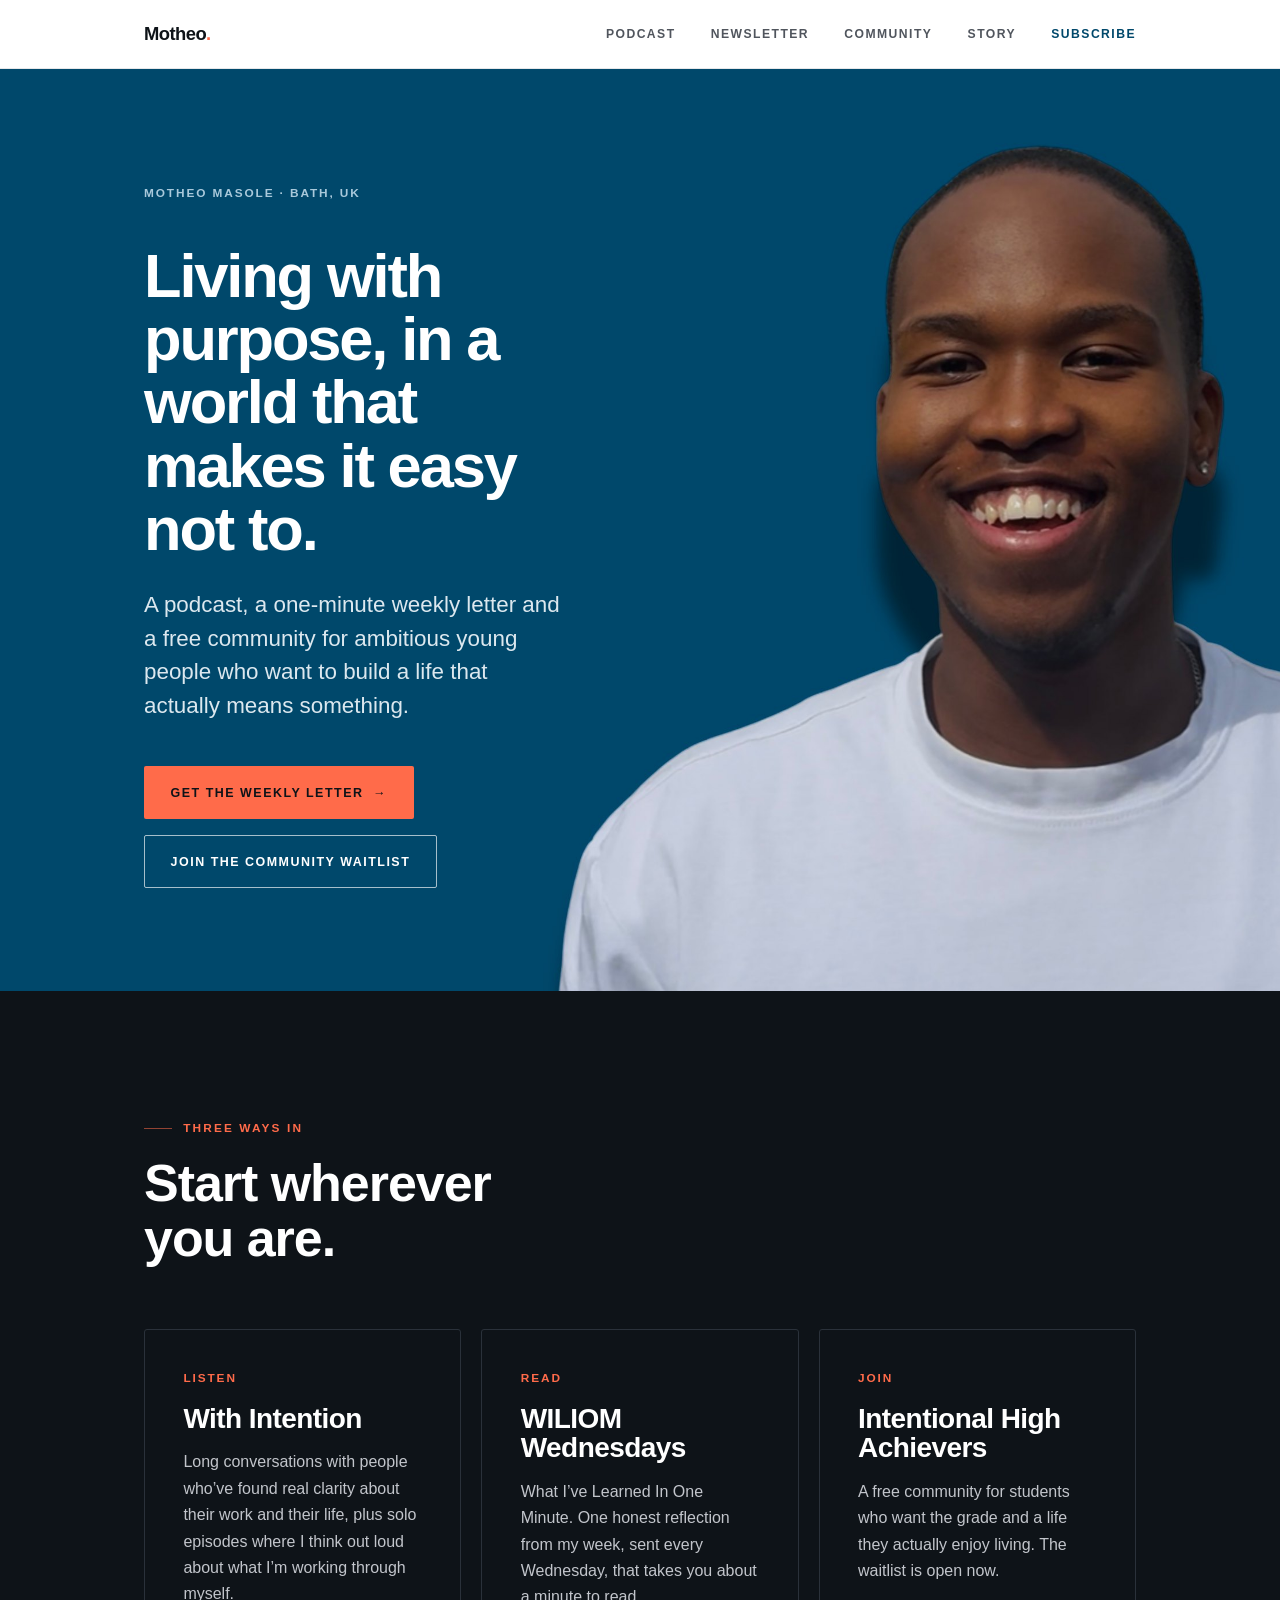
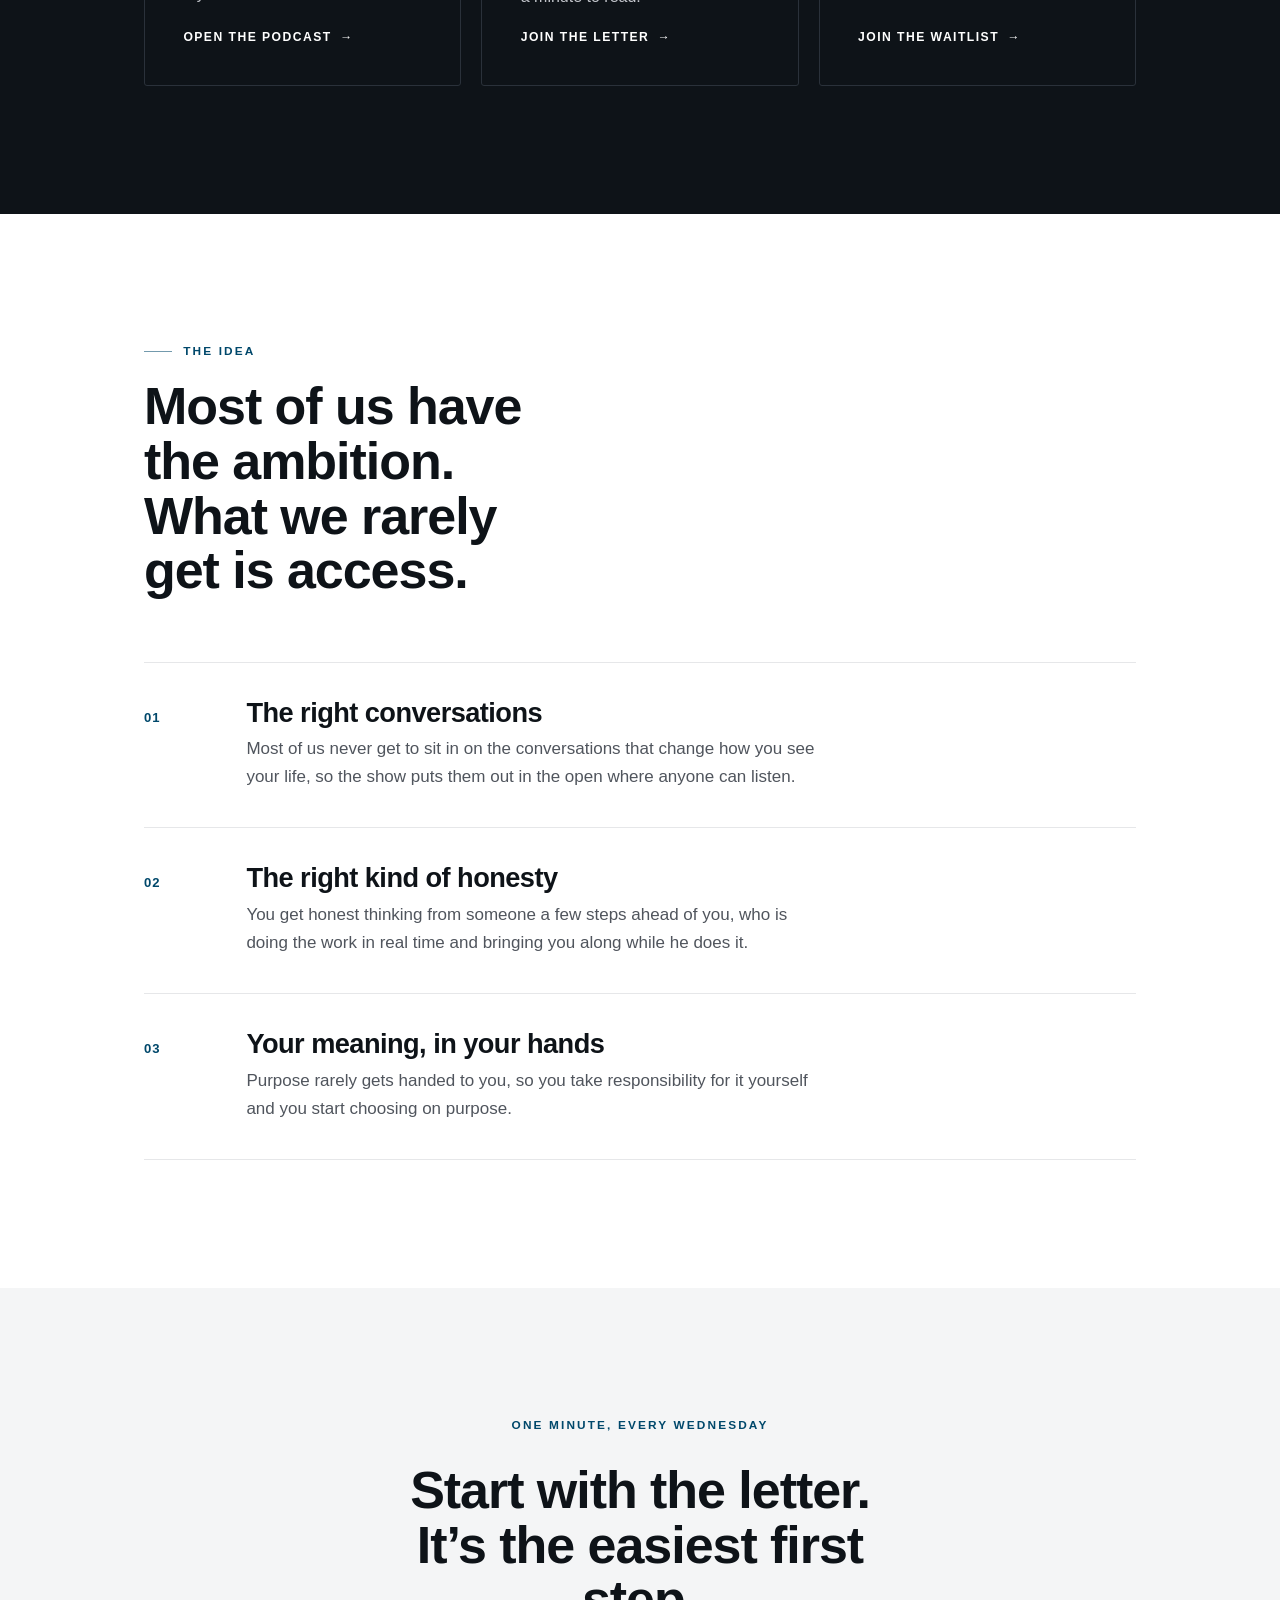
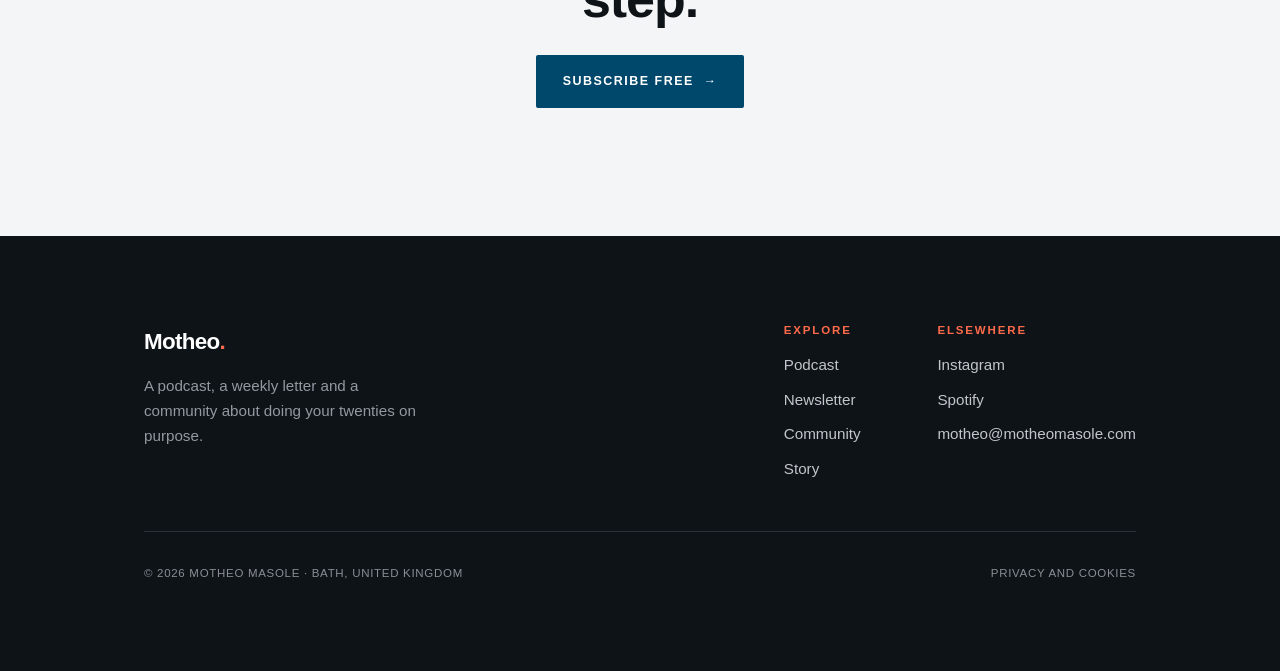
<file: index.html>
<!DOCTYPE html>
<html lang="en-GB">
<head>
<meta charset="UTF-8" />
<meta name="viewport" content="width=device-width, initial-scale=1.0" />
<title>Motheo Masole | With Intention</title>
<meta name="description" content="A podcast, a one-minute weekly letter and a free student community for ambitious young people who want to build a life that actually means something." />
<meta property="og:title" content="Motheo Masole | With Intention" />
<meta property="og:description" content="A podcast, a one-minute weekly letter and a free student community for ambitious young people who want to build a life that actually means something." />
<meta property="og:image" content="https://motheomasole.com/images/motheo-dark.jpg" />
<link rel="icon" href="favicon.ico" sizes="any" />
<link rel="icon" type="image/png" sizes="32x32" href="favicon-32.png" />
<link rel="apple-touch-icon" href="apple-touch-icon.png" />
<link rel="stylesheet" href="css/style.css?v=8" />
<script>document.documentElement.classList.add('js');</script>
</head>
<body>
<a class="skip" href="#main">Skip to content</a>

<header class="nav" data-open="false">
  <div class="wrap nav__inner">
    <a class="wordmark" href="index.html" aria-label="Motheo Masole, home">Motheo<span>.</span></a>
    <nav class="nav__links" id="nav-links" aria-label="Primary">
      <a href="podcast.html">Podcast</a>
      <a href="newsletter.html">Newsletter</a>
      <a href="community.html">Community</a>
      <a href="about.html">Story</a>
      <a class="nav__cta" href="newsletter.html">Subscribe</a>
    </nav>
    <button class="nav__toggle" aria-controls="nav-links" aria-expanded="false">Menu</button>
  </div>
</header>

<main id="main">
  <section class="hero hero--blue">
    <div class="wrap hero__split">
      <div class="hero__content">
        <p class="hero__coord reveal">Motheo Masole &middot; Bath, UK</p>
        <h1 class="display reveal">Living with purpose, in a world that makes it easy not to.</h1>
        <p class="lead hero__sub reveal">A podcast, a one-minute weekly letter and a free community for ambitious young people who want to build a life that actually means something.</p>
        <div class="hero__actions reveal">
          <a class="btn btn--primary" href="newsletter.html">Get the weekly letter <span class="arrow" aria-hidden="true">&rarr;</span></a>
          <a class="btn btn--ghost" href="community.html">Join the community waitlist</a>
        </div>
      </div>
      <div class="hero__media">
        <img src="images/motheo-hero.jpg" alt="Motheo Masole smiling, in a white t-shirt" width="1973" height="1600" />
      </div>
    </div>
  </section>

  <section class="section section--ink">
    <div class="wrap">
      <div class="sec-head reveal">
        <span class="label">Three ways in</span>
        <h2 class="h2">Start wherever you are.</h2>
      </div>
      <div class="paths">
        <a class="path reveal" href="podcast.html">
          <span class="path__idx">Listen</span>
          <h3>With Intention</h3>
          <p>Long conversations with people who&rsquo;ve found real clarity about their work and their life, plus solo episodes where I think out loud about what I&rsquo;m working through myself.</p>
          <span class="path__go">Open the podcast <span class="arrow" aria-hidden="true">&rarr;</span></span>
        </a>
        <a class="path reveal" href="newsletter.html">
          <span class="path__idx">Read</span>
          <h3>WILIOM Wednesdays</h3>
          <p>What I&rsquo;ve Learned In One Minute. One honest reflection from my week, sent every Wednesday, that takes you about a minute to read.</p>
          <span class="path__go">Join the letter <span class="arrow" aria-hidden="true">&rarr;</span></span>
        </a>
        <a class="path reveal" href="community.html">
          <span class="path__idx">Join</span>
          <h3>Intentional High Achievers</h3>
          <p>A free community for students who want the grade and a life they actually enjoy living. The waitlist is open now.</p>
          <span class="path__go">Join the waitlist <span class="arrow" aria-hidden="true">&rarr;</span></span>
        </a>
      </div>
    </div>
  </section>

  <section class="section">
    <div class="wrap">
      <div class="sec-head reveal">
        <span class="label">The idea</span>
        <h2 class="h2">Most of us have the ambition. What we rarely get is access.</h2>
      </div>
      <div class="rows">
        <div class="row reveal">
          <span class="row__num" aria-hidden="true">01</span>
          <div class="row__body">
            <h3 class="h3">The right conversations</h3>
            <p>Most of us never get to sit in on the conversations that change how you see your life, so the show puts them out in the open where anyone can listen.</p>
          </div>
        </div>
        <div class="row reveal">
          <span class="row__num" aria-hidden="true">02</span>
          <div class="row__body">
            <h3 class="h3">The right kind of honesty</h3>
            <p>You get honest thinking from someone a few steps ahead of you, who is doing the work in real time and bringing you along while he does it.</p>
          </div>
        </div>
        <div class="row reveal">
          <span class="row__num" aria-hidden="true">03</span>
          <div class="row__body">
            <h3 class="h3">Your meaning, in your hands</h3>
            <p>Purpose rarely gets handed to you, so you take responsibility for it yourself and you start choosing on purpose.</p>
          </div>
        </div>
      </div>
    </div>
  </section>

  <section class="section section--panel">
    <div class="wrap" style="text-align:center; display:grid; gap:1.75rem; justify-items:center;">
      <span class="label label--plain reveal">One minute, every Wednesday</span>
      <h2 class="h2 reveal" style="max-width:18ch;">Start with the letter. It&rsquo;s the easiest first step.</h2>
      <div class="reveal">
        <a class="btn btn--primary" href="newsletter.html">Subscribe free <span class="arrow" aria-hidden="true">&rarr;</span></a>
      </div>
    </div>
  </section>
</main>

<footer class="footer">
  <div class="wrap">
    <div class="footer__top">
      <div class="footer__brand">
        <a class="wordmark" href="index.html" aria-label="Motheo Masole, home">Motheo<span>.</span></a>
        <p class="footer__tag">A podcast, a weekly letter and a community about doing your twenties on purpose.</p>
      </div>
      <div class="footer__cols">
        <div class="footer__col">
          <h2>Explore</h2>
          <a href="podcast.html">Podcast</a>
          <a href="newsletter.html">Newsletter</a>
          <a href="community.html">Community</a>
          <a href="about.html">Story</a>
        </div>
        <div class="footer__col">
          <h2>Elsewhere</h2>
          <a href="https://www.instagram.com/motheomasole/" target="_blank" rel="noopener">Instagram</a>
          <a href="https://open.spotify.com/show/1bjxn4ApzX3vl7Ld07ZK2I" target="_blank" rel="noopener">Spotify</a>
          <a href="mailto:motheo@motheomasole.com">motheo@motheomasole.com</a>
        </div>
      </div>
    </div>
    <div class="footer__bottom">
      <span>&copy; <span data-year>2026</span> Motheo Masole &middot; Bath, United Kingdom</span>
      <span class="footer__legal"><a href="privacy.html">Privacy and cookies</a></span>
    </div>
  </div>
</footer>

<script src="js/main.js?v=4"></script>
</body>
</html>
</file>
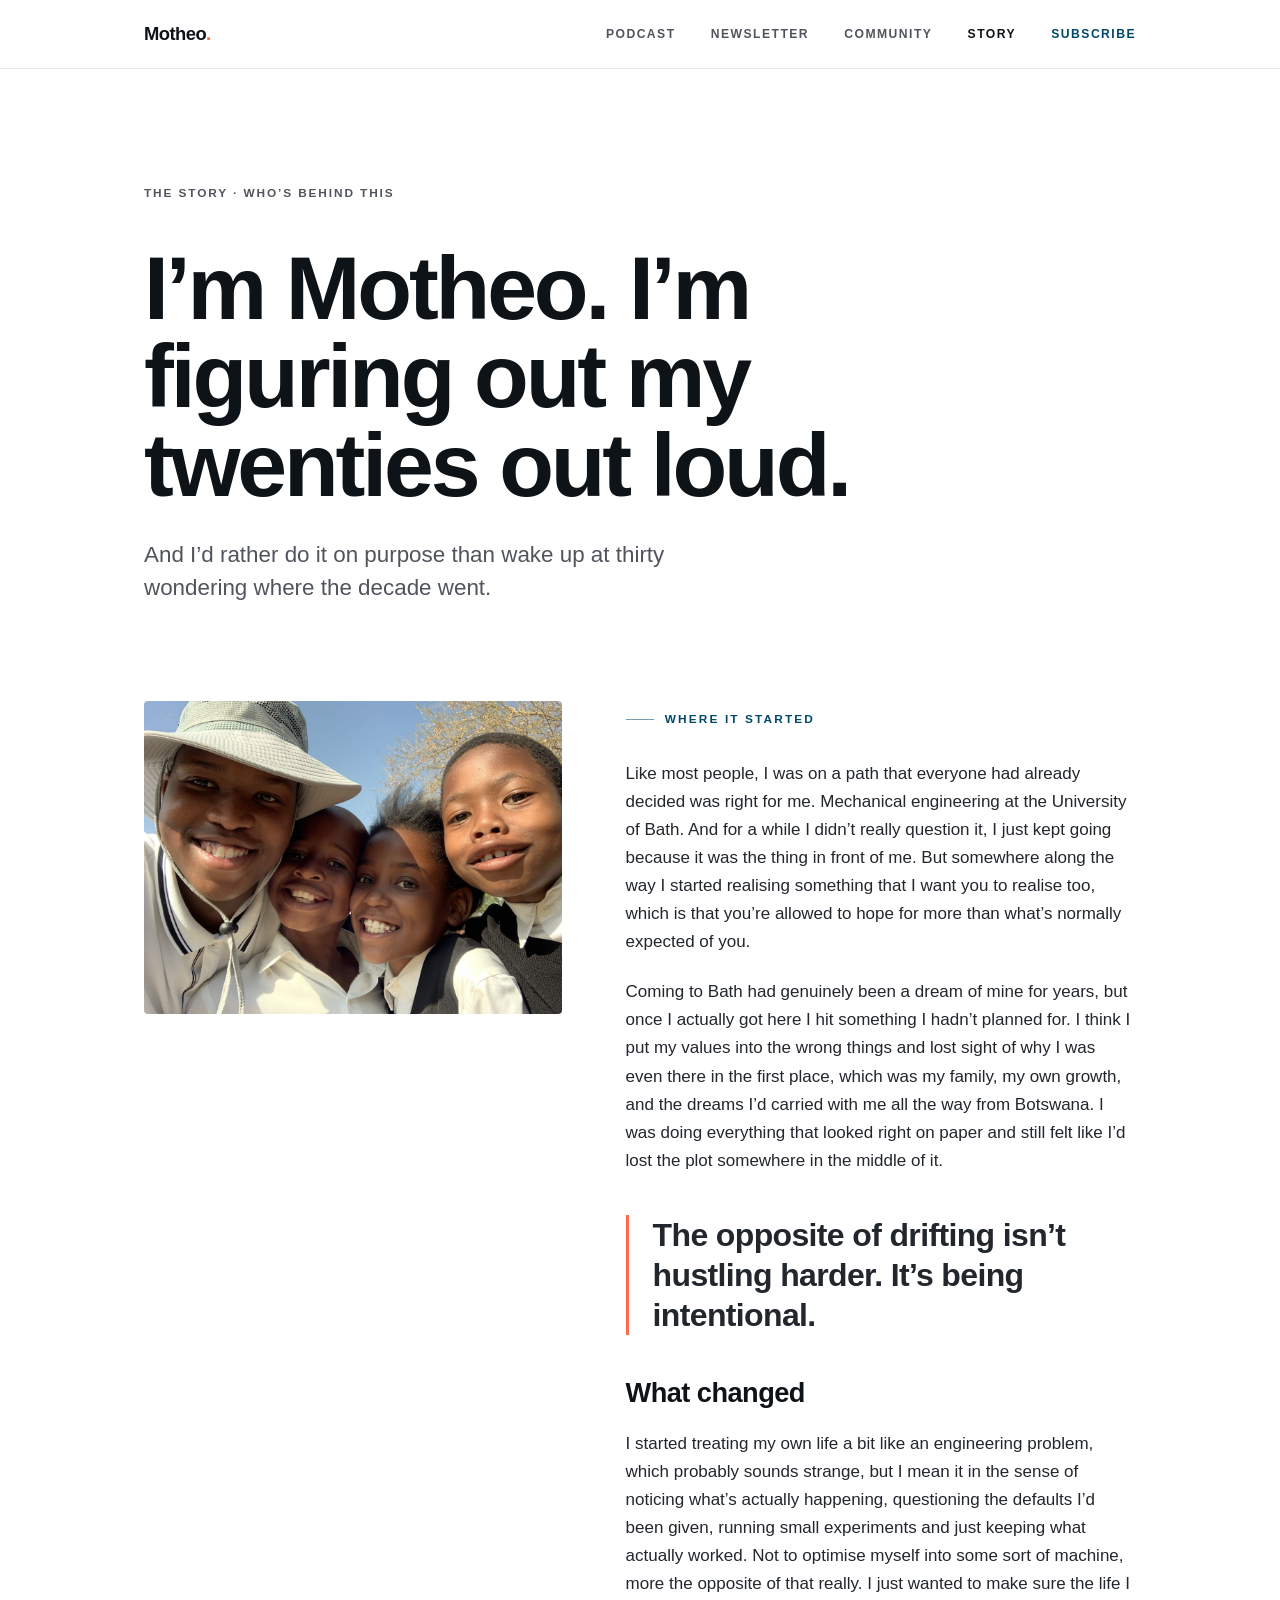
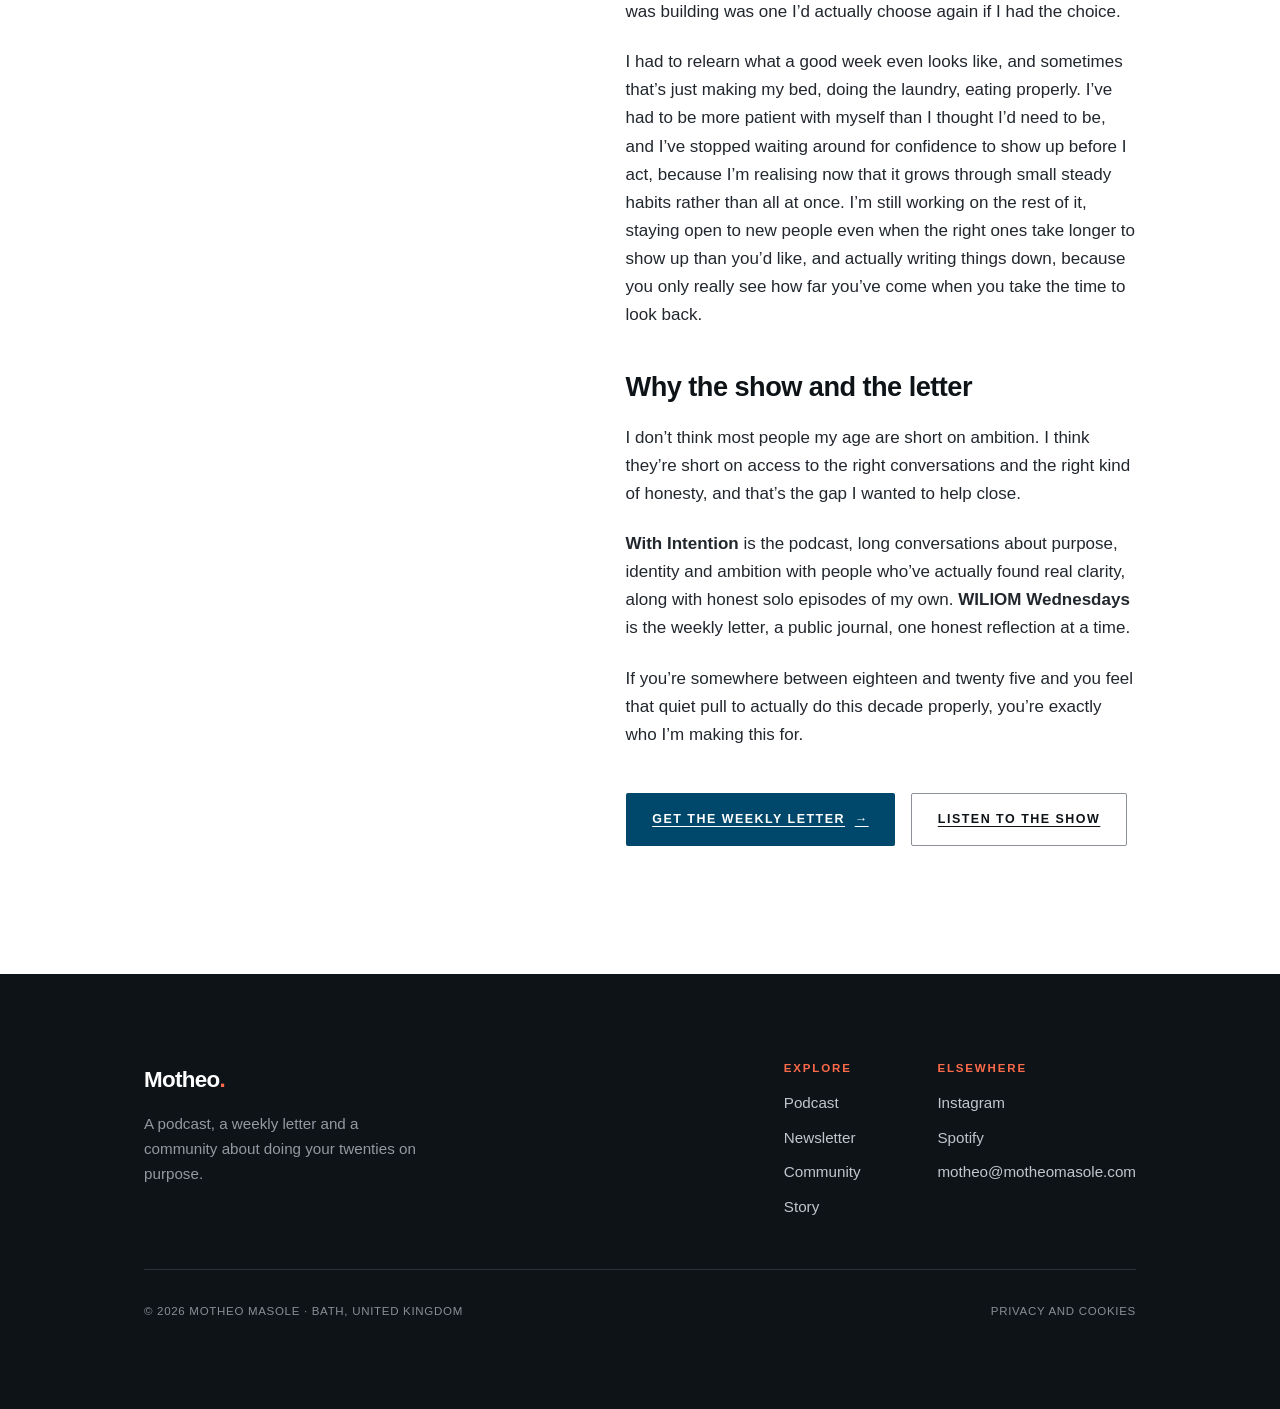
<file: about.html>
<!DOCTYPE html>
<html lang="en-GB">
<head>
<meta charset="UTF-8" />
<meta name="viewport" content="width=device-width, initial-scale=1.0" />
<title>Story | Motheo Masole</title>
<meta name="description" content="Why I started With Intention, a podcast and weekly letter about living deliberately. From Motheo Masole, engineering student in Bath." />
<meta property="og:title" content="Story | Motheo Masole" />
<meta property="og:description" content="Why I started With Intention, a podcast and weekly letter about living deliberately. From Motheo Masole, engineering student in Bath." />
<meta property="og:image" content="https://motheomasole.com/images/motheo-dark.jpg" />
<link rel="icon" href="favicon.ico" sizes="any" />
<link rel="icon" type="image/png" sizes="32x32" href="favicon-32.png" />
<link rel="apple-touch-icon" href="apple-touch-icon.png" />
<link rel="stylesheet" href="css/style.css?v=8" />
<script>document.documentElement.classList.add('js');</script>
</head>
<body>
<a class="skip" href="#main">Skip to content</a>

<header class="nav" data-open="false">
  <div class="wrap nav__inner">
    <a class="wordmark" href="index.html" aria-label="Motheo Masole, home">Motheo<span>.</span></a>
    <nav class="nav__links" id="nav-links" aria-label="Primary">
      <a href="podcast.html">Podcast</a>
      <a href="newsletter.html">Newsletter</a>
      <a href="community.html">Community</a>
      <a href="about.html" aria-current="page">Story</a>
      <a class="nav__cta" href="newsletter.html">Subscribe</a>
    </nav>
    <button class="nav__toggle" aria-controls="nav-links" aria-expanded="false">Menu</button>
  </div>
</header>

<main id="main">
  <section class="hero">
    <div class="wrap">
      <p class="hero__coord reveal">The story &middot; Who&rsquo;s behind this</p>
      <h1 class="display reveal" style="max-width:16ch;">I&rsquo;m Motheo. I&rsquo;m figuring out my twenties out loud.</h1>
      <p class="lead hero__sub reveal">And I&rsquo;d rather do it on purpose than wake up at thirty wondering where the decade went.</p>
    </div>
  </section>

  <section class="section" style="padding-top:0;">
    <div class="wrap story-grid">
      <div class="portrait reveal" style="aspect-ratio:4/3; background:none; border:0; padding:0; overflow:hidden; border-radius:4px;">
        <img src="images/why.jpg" alt="Motheo in a sun hat, smiling in a selfie with three children in school uniform" width="1200" height="900" style="width:100%; height:100%; object-fit:cover; object-position:center; display:block;" />
      </div>

      <div class="prose reveal">
        <span class="label" style="margin-bottom:0.5rem;">Where it started</span>
        <p>Like most people, I was on a path that everyone had already decided was right for me. Mechanical engineering at the University of Bath. And for a while I didn&rsquo;t really question it, I just kept going because it was the thing in front of me. But somewhere along the way I started realising something that I want you to realise too, which is that you&rsquo;re allowed to hope for more than what&rsquo;s normally expected of you.</p>

        <p>Coming to Bath had genuinely been a dream of mine for years, but once I actually got here I hit something I hadn&rsquo;t planned for. I think I put my values into the wrong things and lost sight of why I was even there in the first place, which was my family, my own growth, and the dreams I&rsquo;d carried with me all the way from Botswana. I was doing everything that looked right on paper and still felt like I&rsquo;d lost the plot somewhere in the middle of it.</p>

        <p class="pull">The opposite of drifting isn&rsquo;t hustling harder. It&rsquo;s being intentional.</p>

        <h3 class="h3">What changed</h3>
        <p>I started treating my own life a bit like an engineering problem, which probably sounds strange, but I mean it in the sense of noticing what&rsquo;s actually happening, questioning the defaults I&rsquo;d been given, running small experiments and just keeping what actually worked. Not to optimise myself into some sort of machine, more the opposite of that really. I just wanted to make sure the life I was building was one I&rsquo;d actually choose again if I had the choice.</p>

        <p>I had to relearn what a good week even looks like, and sometimes that&rsquo;s just making my bed, doing the laundry, eating properly. I&rsquo;ve had to be more patient with myself than I thought I&rsquo;d need to be, and I&rsquo;ve stopped waiting around for confidence to show up before I act, because I&rsquo;m realising now that it grows through small steady habits rather than all at once. I&rsquo;m still working on the rest of it, staying open to new people even when the right ones take longer to show up than you&rsquo;d like, and actually writing things down, because you only really see how far you&rsquo;ve come when you take the time to look back.</p>

        <h3 class="h3">Why the show and the letter</h3>
        <p>I don&rsquo;t think most people my age are short on ambition. I think they&rsquo;re short on access to the right conversations and the right kind of honesty, and that&rsquo;s the gap I wanted to help close.</p>

        <p><strong>With Intention</strong> is the podcast, long conversations about purpose, identity and ambition with people who&rsquo;ve actually found real clarity, along with honest solo episodes of my own. <strong>WILIOM Wednesdays</strong> is the weekly letter, a public journal, one honest reflection at a time.</p>

        <p>If you&rsquo;re somewhere between eighteen and twenty five and you feel that quiet pull to actually do this decade properly, you&rsquo;re exactly who I&rsquo;m making this for.</p>

        <div style="margin-top:2.75rem; display:flex; flex-wrap:wrap; gap:1rem;">
          <a class="btn btn--primary" href="newsletter.html">Get the weekly letter <span class="arrow" aria-hidden="true">&rarr;</span></a>
          <a class="btn btn--ghost" href="podcast.html">Listen to the show</a>
        </div>
      </div>
    </div>
  </section>
</main>

<footer class="footer">
  <div class="wrap">
    <div class="footer__top">
      <div class="footer__brand">
        <a class="wordmark" href="index.html" aria-label="Motheo Masole, home">Motheo<span>.</span></a>
        <p class="footer__tag">A podcast, a weekly letter and a community about doing your twenties on purpose.</p>
      </div>
      <div class="footer__cols">
        <div class="footer__col">
          <h2>Explore</h2>
          <a href="podcast.html">Podcast</a>
          <a href="newsletter.html">Newsletter</a>
          <a href="community.html">Community</a>
          <a href="about.html">Story</a>
        </div>
        <div class="footer__col">
          <h2>Elsewhere</h2>
          <a href="https://www.instagram.com/motheomasole/" target="_blank" rel="noopener">Instagram</a>
          <a href="https://open.spotify.com/show/1bjxn4ApzX3vl7Ld07ZK2I" target="_blank" rel="noopener">Spotify</a>
          <a href="mailto:motheo@motheomasole.com">motheo@motheomasole.com</a>
        </div>
      </div>
    </div>
    <div class="footer__bottom">
      <span>&copy; <span data-year>2026</span> Motheo Masole &middot; Bath, United Kingdom</span>
      <span class="footer__legal"><a href="privacy.html">Privacy and cookies</a></span>
    </div>
  </div>
</footer>

<script src="js/main.js?v=4"></script>
</body>
</html>
</file>
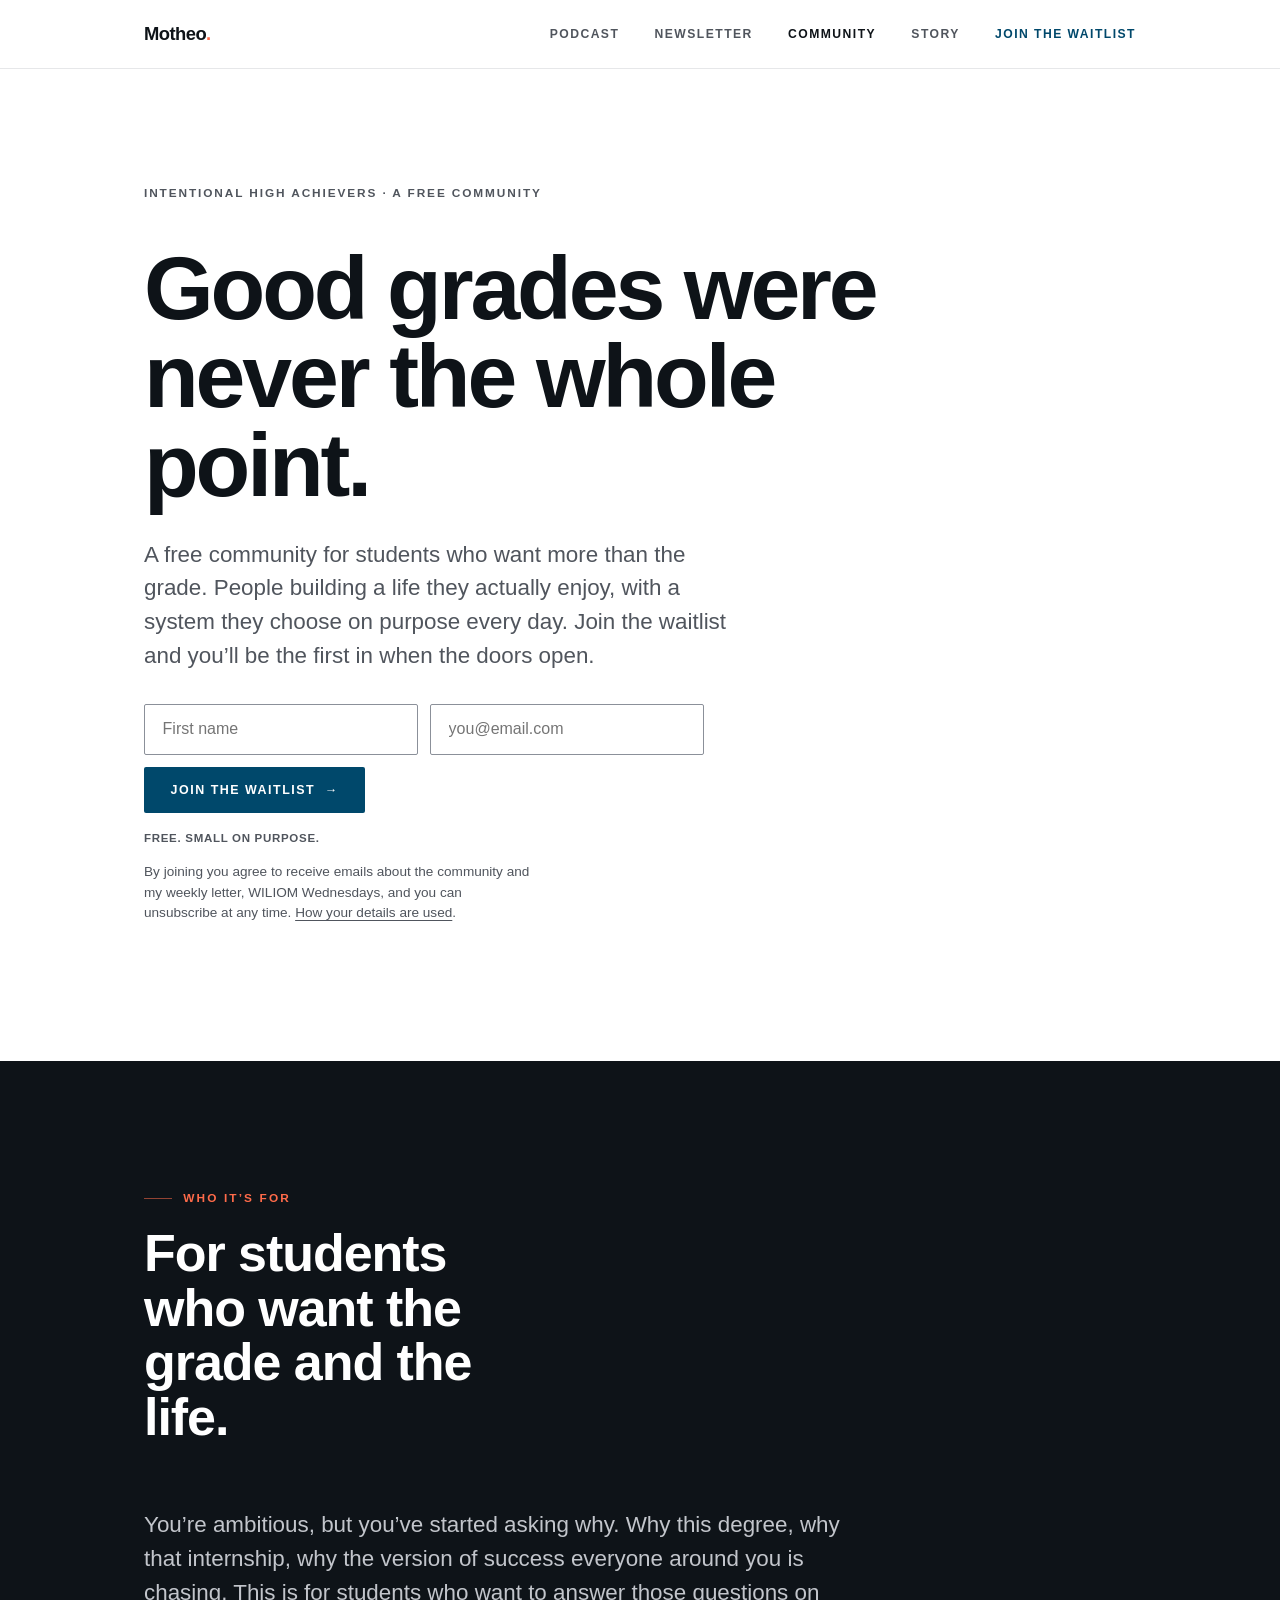
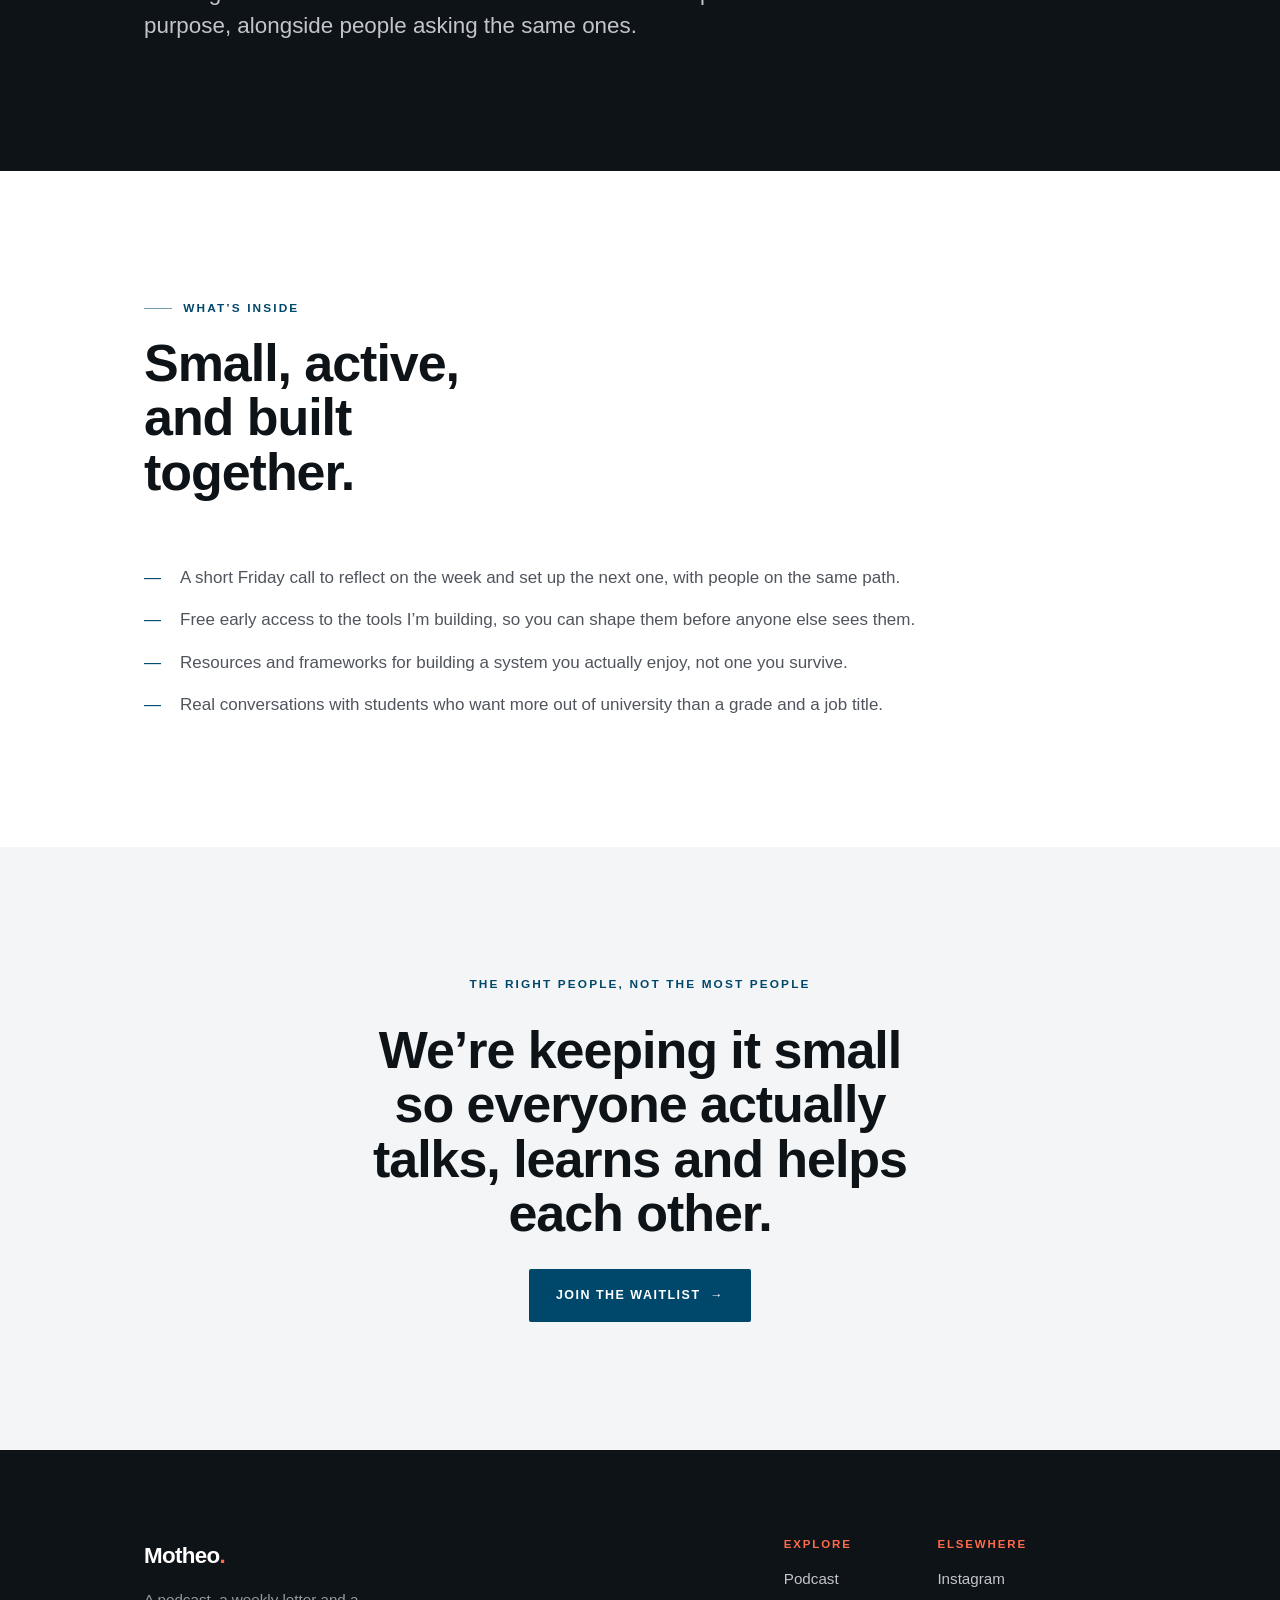
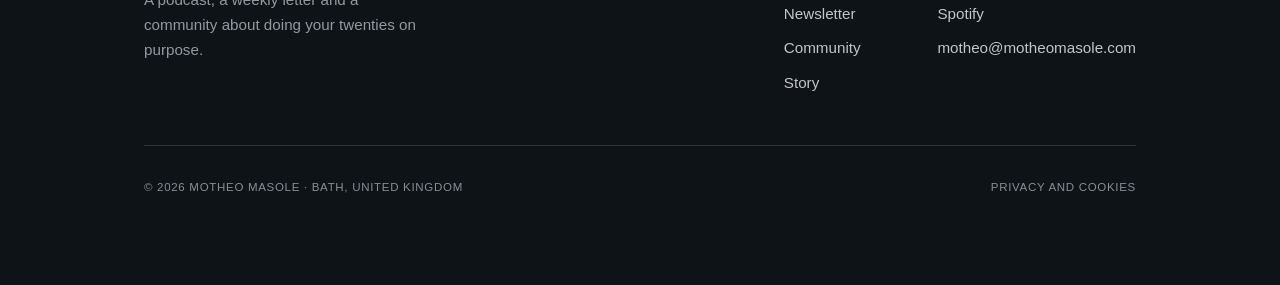
<file: community.html>
<!DOCTYPE html>
<html lang="en-GB">
<head>
<meta charset="UTF-8" />
<meta name="viewport" content="width=device-width, initial-scale=1.0" />
<title>Intentional High Achievers, the community | Motheo Masole</title>
<meta name="description" content="A free community for students who want more than good grades. Join the waitlist for Intentional High Achievers." />
<meta property="og:title" content="Intentional High Achievers, the community | Motheo Masole" />
<meta property="og:description" content="A free community for students who want more than good grades. Join the waitlist for Intentional High Achievers." />
<meta property="og:image" content="https://motheomasole.com/images/motheo-dark.jpg" />
<link rel="icon" href="favicon.ico" sizes="any" />
<link rel="icon" type="image/png" sizes="32x32" href="favicon-32.png" />
<link rel="apple-touch-icon" href="apple-touch-icon.png" />
<link rel="stylesheet" href="css/style.css?v=8" />
<script>document.documentElement.classList.add('js');</script>
</head>
<body>
<a class="skip" href="#main">Skip to content</a>

<header class="nav" data-open="false">
  <div class="wrap nav__inner">
    <a class="wordmark" href="index.html" aria-label="Motheo Masole, home">Motheo<span>.</span></a>
    <nav class="nav__links" id="nav-links" aria-label="Primary">
      <a href="podcast.html">Podcast</a>
      <a href="newsletter.html">Newsletter</a>
      <a href="community.html" aria-current="page">Community</a>
      <a href="about.html">Story</a>
      <a class="nav__cta" href="#join">Join the waitlist</a>
    </nav>
    <button class="nav__toggle" aria-controls="nav-links" aria-expanded="false">Menu</button>
  </div>
</header>

<main id="main">
  <section class="hero" id="join">
    <div class="wrap">
      <p class="hero__coord reveal">Intentional High Achievers &middot; A free community</p>
      <h1 class="display reveal" style="max-width:15ch;">Good grades were never the whole point.</h1>
      <p class="lead hero__sub reveal">A free community for students who want more than the grade. People building a life they actually enjoy, with a system they choose on purpose every day. Join the waitlist and you&rsquo;ll be the first in when the doors open.</p>

      <form class="signup" data-signup data-list="iha" data-success="You&rsquo;re on the list. We&rsquo;ll email you as soon as the doors open." novalidate>
        <div class="form-row reveal">
          <label class="sr-only" for="first_name">First name</label>
          <input type="text" id="first_name" name="first_name" placeholder="First name" autocomplete="given-name" />
          <label class="sr-only" for="email">Email address</label>
          <input type="email" id="email" name="email" placeholder="you@email.com" autocomplete="email" required />
          <button class="btn btn--primary" type="submit">Join the waitlist <span class="arrow" aria-hidden="true">&rarr;</span></button>
        </div>
        <p class="form-note reveal">Free. Small on purpose.</p>
        <p class="consent reveal">By joining you agree to receive emails about the community and my weekly letter, WILIOM Wednesdays, and you can unsubscribe at any time. <a href="privacy.html">How your details are used</a>.</p>
        <p class="form-msg" data-state="" role="status" aria-live="polite"></p>
      </form>
    </div>
  </section>

  <section class="section section--ink">
    <div class="wrap">
      <div class="sec-head reveal">
        <span class="label">Who it&rsquo;s for</span>
        <h2 class="h2">For students who want the grade and the life.</h2>
      </div>
      <p class="lead reveal" style="max-width:56ch;">You&rsquo;re ambitious, but you&rsquo;ve started asking why. Why this degree, why that internship, why the version of success everyone around you is chasing. This is for students who want to answer those questions on purpose, alongside people asking the same ones.</p>
    </div>
  </section>

  <section class="section">
    <div class="wrap">
      <div class="sec-head reveal">
        <span class="label">What&rsquo;s inside</span>
        <h2 class="h2">Small, active, and built together.</h2>
      </div>
      <ul class="perks">
        <li class="reveal">A short Friday call to reflect on the week and set up the next one, with people on the same path.</li>
        <li class="reveal">Free early access to the tools I&rsquo;m building, so you can shape them before anyone else sees them.</li>
        <li class="reveal">Resources and frameworks for building a system you actually enjoy, not one you survive.</li>
        <li class="reveal">Real conversations with students who want more out of university than a grade and a job title.</li>
      </ul>
    </div>
  </section>

  <section class="section section--panel">
    <div class="wrap" style="text-align:center; display:grid; gap:1.75rem; justify-items:center;">
      <span class="label label--plain reveal">The right people, not the most people</span>
      <h2 class="h2 reveal" style="max-width:20ch;">We&rsquo;re keeping it small so everyone actually talks, learns and helps each other.</h2>
      <div class="reveal">
        <a class="btn btn--primary" href="#join">Join the waitlist <span class="arrow" aria-hidden="true">&rarr;</span></a>
      </div>
    </div>
  </section>
</main>

<footer class="footer">
  <div class="wrap">
    <div class="footer__top">
      <div class="footer__brand">
        <a class="wordmark" href="index.html" aria-label="Motheo Masole, home">Motheo<span>.</span></a>
        <p class="footer__tag">A podcast, a weekly letter and a community about doing your twenties on purpose.</p>
      </div>
      <div class="footer__cols">
        <div class="footer__col">
          <h2>Explore</h2>
          <a href="podcast.html">Podcast</a>
          <a href="newsletter.html">Newsletter</a>
          <a href="community.html">Community</a>
          <a href="about.html">Story</a>
        </div>
        <div class="footer__col">
          <h2>Elsewhere</h2>
          <a href="https://www.instagram.com/motheomasole/" target="_blank" rel="noopener">Instagram</a>
          <a href="https://open.spotify.com/show/1bjxn4ApzX3vl7Ld07ZK2I" target="_blank" rel="noopener">Spotify</a>
          <a href="mailto:motheo@motheomasole.com">motheo@motheomasole.com</a>
        </div>
      </div>
    </div>
    <div class="footer__bottom">
      <span>&copy; <span data-year>2026</span> Motheo Masole &middot; Bath, United Kingdom</span>
      <span class="footer__legal"><a href="privacy.html">Privacy and cookies</a></span>
    </div>
  </div>
</footer>

<script src="js/main.js?v=4"></script>
</body>
</html>
</file>
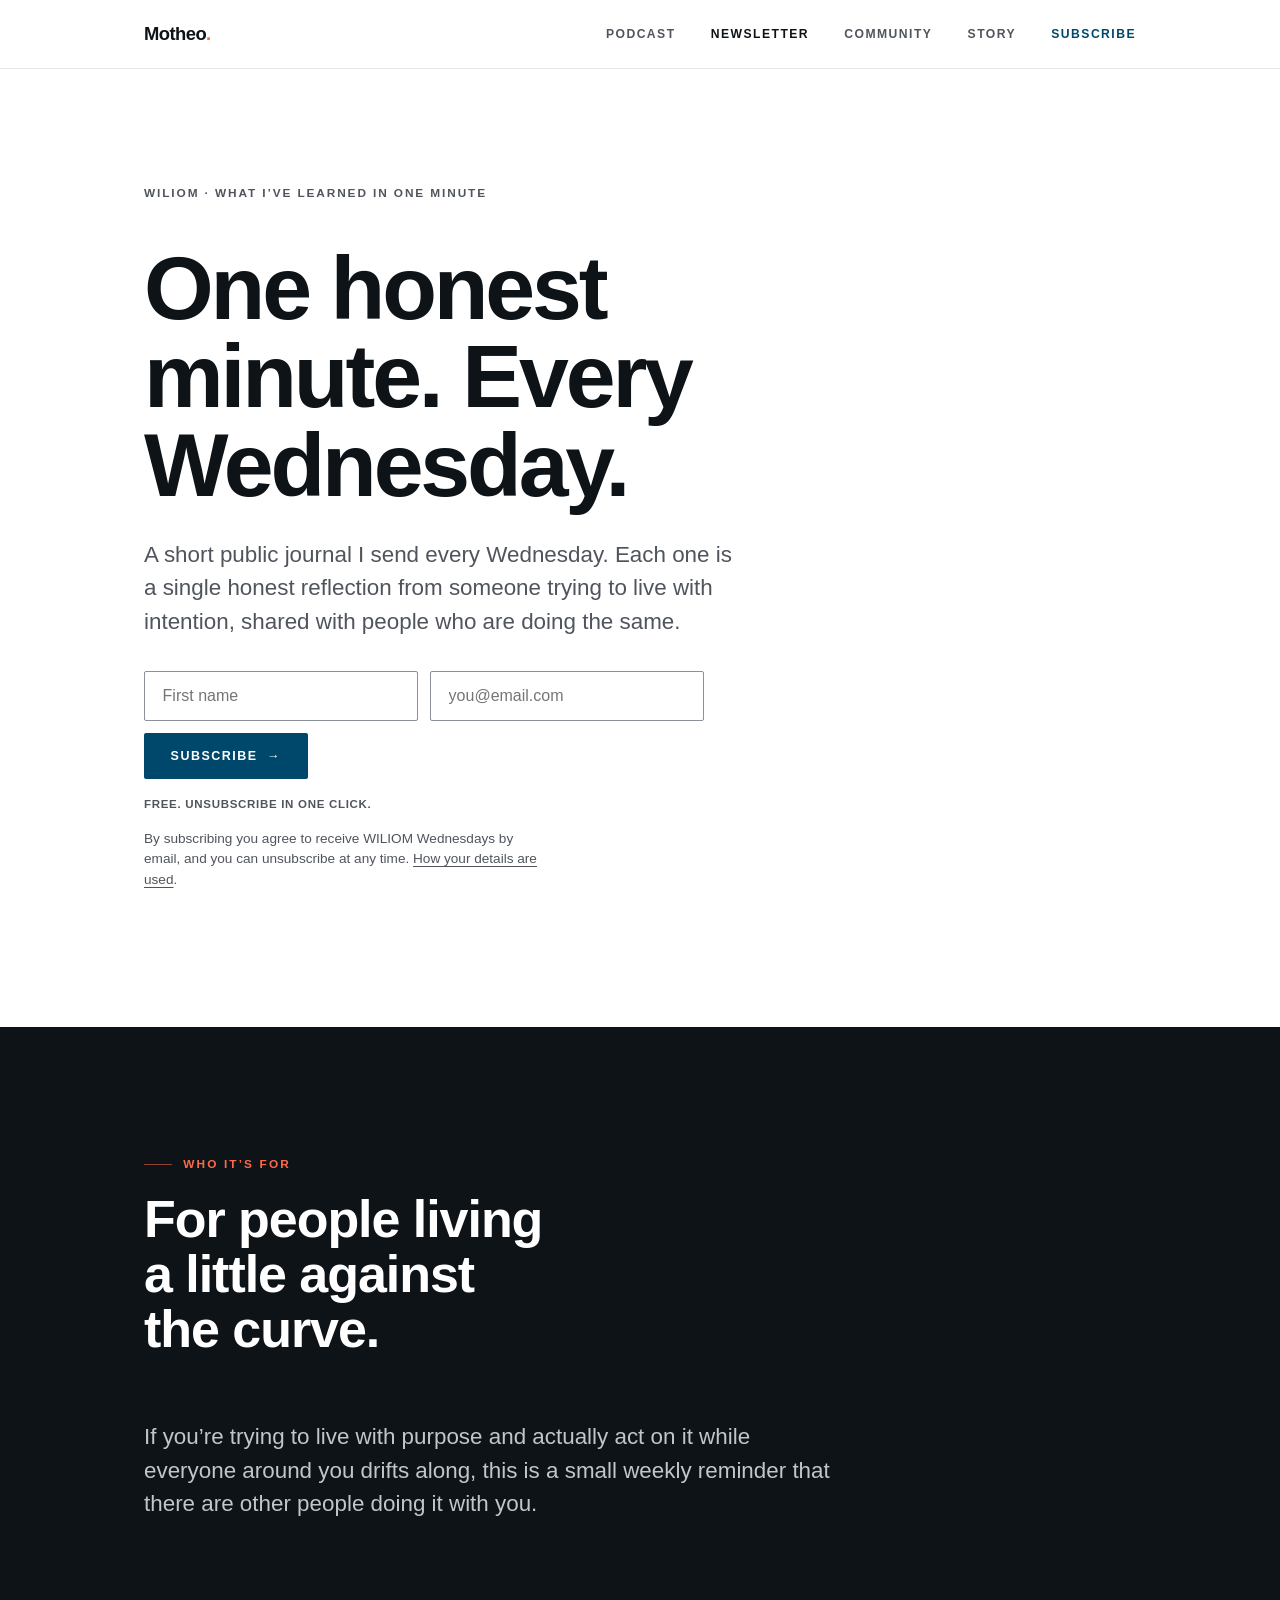
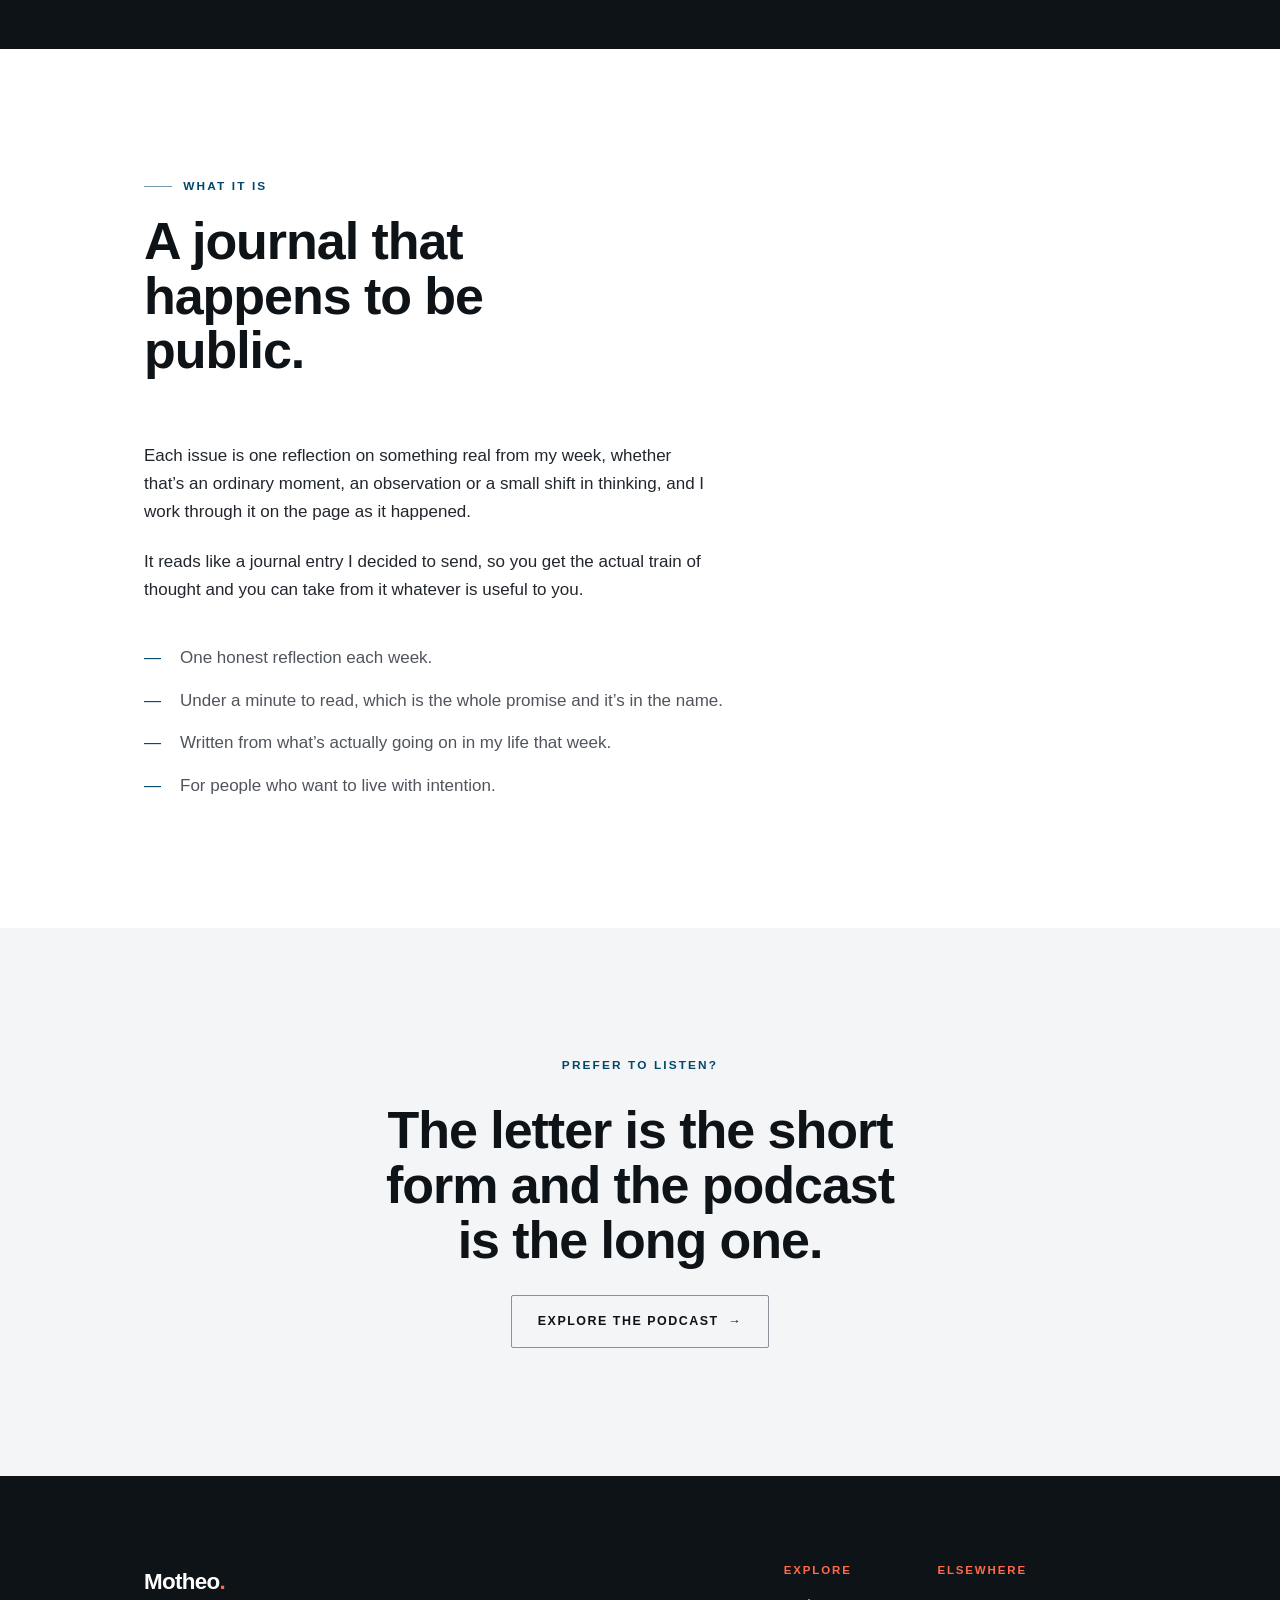
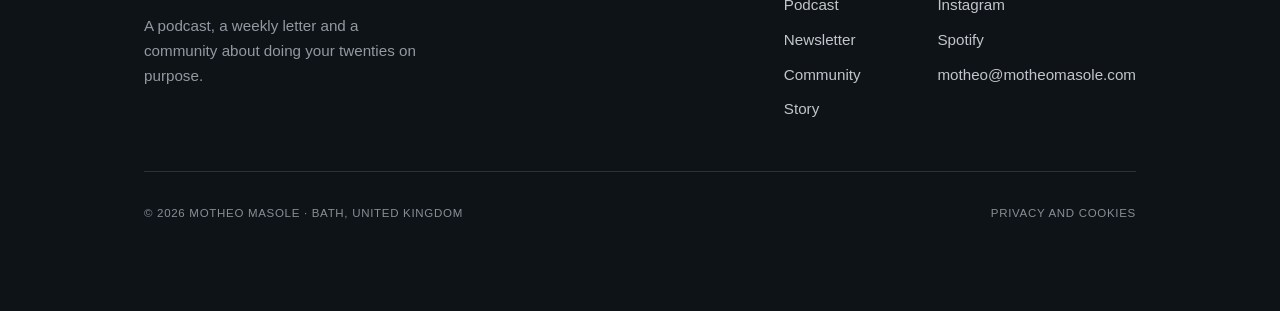
<file: newsletter.html>
<!DOCTYPE html>
<html lang="en-GB">
<head>
<meta charset="UTF-8" />
<meta name="viewport" content="width=device-width, initial-scale=1.0" />
<title>WILIOM Wednesdays, the newsletter | Motheo Masole</title>
<meta name="description" content="WILIOM, What I've Learned In One Minute. A one-minute public journal sent every Wednesday, for people living with intention." />
<meta property="og:title" content="WILIOM Wednesdays, the newsletter | Motheo Masole" />
<meta property="og:description" content="WILIOM, What I've Learned In One Minute. A one-minute public journal sent every Wednesday, for people living with intention." />
<meta property="og:image" content="https://motheomasole.com/images/motheo-dark.jpg" />
<link rel="icon" href="favicon.ico" sizes="any" />
<link rel="icon" type="image/png" sizes="32x32" href="favicon-32.png" />
<link rel="apple-touch-icon" href="apple-touch-icon.png" />
<link rel="stylesheet" href="css/style.css?v=8" />
<script>document.documentElement.classList.add('js');</script>
</head>
<body>
<a class="skip" href="#main">Skip to content</a>

<header class="nav" data-open="false">
  <div class="wrap nav__inner">
    <a class="wordmark" href="index.html" aria-label="Motheo Masole, home">Motheo<span>.</span></a>
    <nav class="nav__links" id="nav-links" aria-label="Primary">
      <a href="podcast.html">Podcast</a>
      <a href="newsletter.html" aria-current="page">Newsletter</a>
      <a href="community.html">Community</a>
      <a href="about.html">Story</a>
      <a class="nav__cta" href="newsletter.html">Subscribe</a>
    </nav>
    <button class="nav__toggle" aria-controls="nav-links" aria-expanded="false">Menu</button>
  </div>
</header>

<main id="main">
  <section class="hero">
    <div class="wrap">
      <p class="hero__coord reveal">WILIOM &middot; What I&rsquo;ve Learned In One Minute</p>
      <h1 class="display reveal" style="max-width:14ch;">One honest minute. Every Wednesday.</h1>
      <p class="lead hero__sub reveal">A short public journal I send every Wednesday. Each one is a single honest reflection from someone trying to live with intention, shared with people who are doing the same.</p>

      <form class="signup" data-signup data-list="newsletter" data-success="You&rsquo;re in. Keep an eye on your inbox for a confirmation email." novalidate>
        <div class="form-row reveal">
          <label class="sr-only" for="first_name">First name</label>
          <input type="text" id="first_name" name="first_name" placeholder="First name" autocomplete="given-name" />
          <label class="sr-only" for="email">Email address</label>
          <input type="email" id="email" name="email" placeholder="you@email.com" autocomplete="email" required />
          <button class="btn btn--primary" type="submit">Subscribe <span class="arrow" aria-hidden="true">&rarr;</span></button>
        </div>
        <p class="form-note reveal">Free. Unsubscribe in one click.</p>
        <p class="consent reveal">By subscribing you agree to receive WILIOM Wednesdays by email, and you can unsubscribe at any time. <a href="privacy.html">How your details are used</a>.</p>
        <p class="form-msg" data-state="" role="status" aria-live="polite"></p>
      </form>
    </div>
  </section>

  <section class="section section--ink">
    <div class="wrap">
      <div class="sec-head reveal">
        <span class="label">Who it&rsquo;s for</span>
        <h2 class="h2">For people living a little against the curve.</h2>
      </div>
      <p class="lead reveal" style="max-width:56ch;">If you&rsquo;re trying to live with purpose and actually act on it while everyone around you drifts along, this is a small weekly reminder that there are other people doing it with you.</p>
    </div>
  </section>

  <section class="section">
    <div class="wrap">
      <div class="sec-head reveal">
        <span class="label">What it is</span>
        <h2 class="h2">A journal that happens to be public.</h2>
      </div>
      <div class="prose reveal" style="max-width:62ch;">
        <p>Each issue is one reflection on something real from my week, whether that&rsquo;s an ordinary moment, an observation or a small shift in thinking, and I work through it on the page as it happened.</p>
        <p>It reads like a journal entry I decided to send, so you get the actual train of thought and you can take from it whatever is useful to you.</p>
      </div>

      <ul class="perks" style="margin-top:2.5rem;">
        <li class="reveal">One honest reflection each week.</li>
        <li class="reveal">Under a minute to read, which is the whole promise and it&rsquo;s in the name.</li>
        <li class="reveal">Written from what&rsquo;s actually going on in my life that week.</li>
        <li class="reveal">For people who want to live with intention.</li>
      </ul>
    </div>
  </section>

  <section class="section section--panel">
    <div class="wrap" style="text-align:center; display:grid; gap:1.75rem; justify-items:center;">
      <span class="label label--plain reveal">Prefer to listen?</span>
      <h2 class="h2 reveal" style="max-width:18ch;">The letter is the short form and the podcast is the long one.</h2>
      <div class="reveal">
        <a class="btn btn--ghost" href="podcast.html">Explore the podcast <span class="arrow" aria-hidden="true">&rarr;</span></a>
      </div>
    </div>
  </section>
</main>

<footer class="footer">
  <div class="wrap">
    <div class="footer__top">
      <div class="footer__brand">
        <a class="wordmark" href="index.html" aria-label="Motheo Masole, home">Motheo<span>.</span></a>
        <p class="footer__tag">A podcast, a weekly letter and a community about doing your twenties on purpose.</p>
      </div>
      <div class="footer__cols">
        <div class="footer__col">
          <h2>Explore</h2>
          <a href="podcast.html">Podcast</a>
          <a href="newsletter.html">Newsletter</a>
          <a href="community.html">Community</a>
          <a href="about.html">Story</a>
        </div>
        <div class="footer__col">
          <h2>Elsewhere</h2>
          <a href="https://www.instagram.com/motheomasole/" target="_blank" rel="noopener">Instagram</a>
          <a href="https://open.spotify.com/show/1bjxn4ApzX3vl7Ld07ZK2I" target="_blank" rel="noopener">Spotify</a>
          <a href="mailto:motheo@motheomasole.com">motheo@motheomasole.com</a>
        </div>
      </div>
    </div>
    <div class="footer__bottom">
      <span>&copy; <span data-year>2026</span> Motheo Masole &middot; Bath, United Kingdom</span>
      <span class="footer__legal"><a href="privacy.html">Privacy and cookies</a></span>
    </div>
  </div>
</footer>

<script src="js/main.js?v=4"></script>
</body>
</html>
</file>
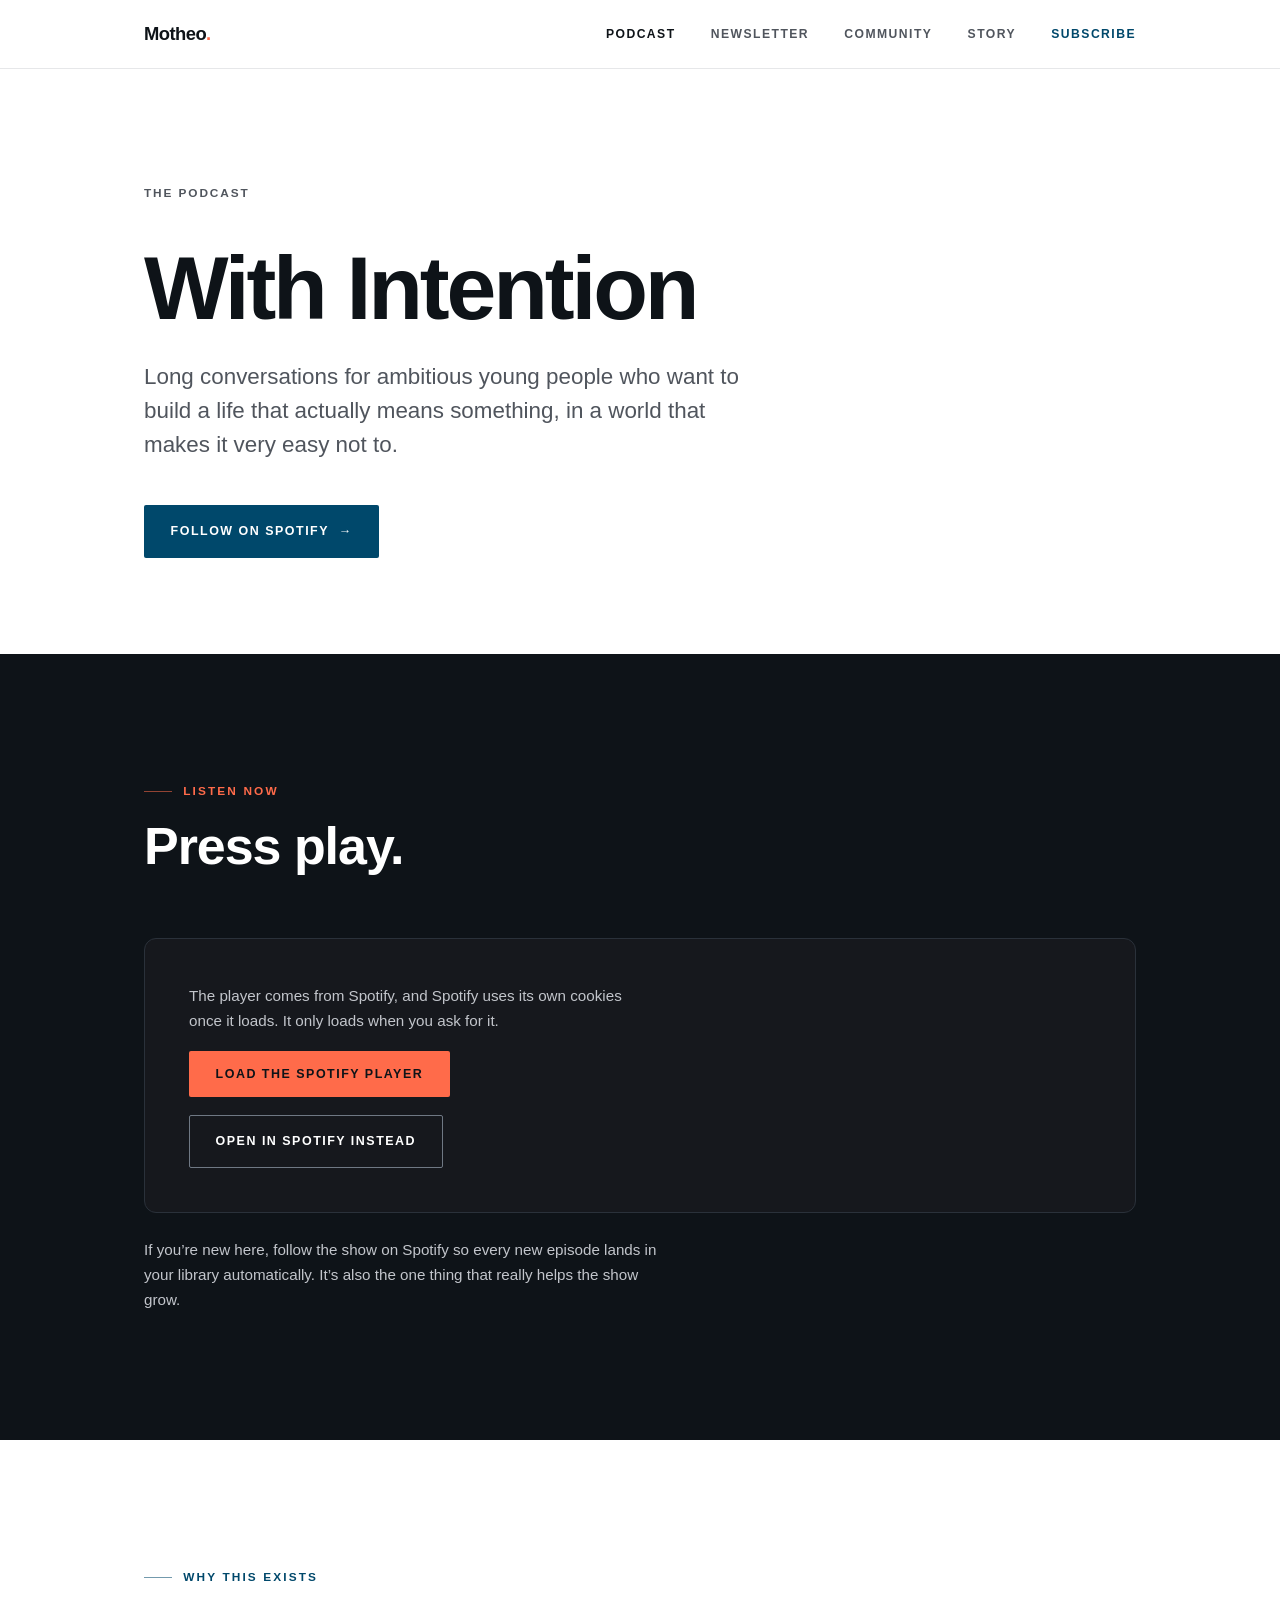
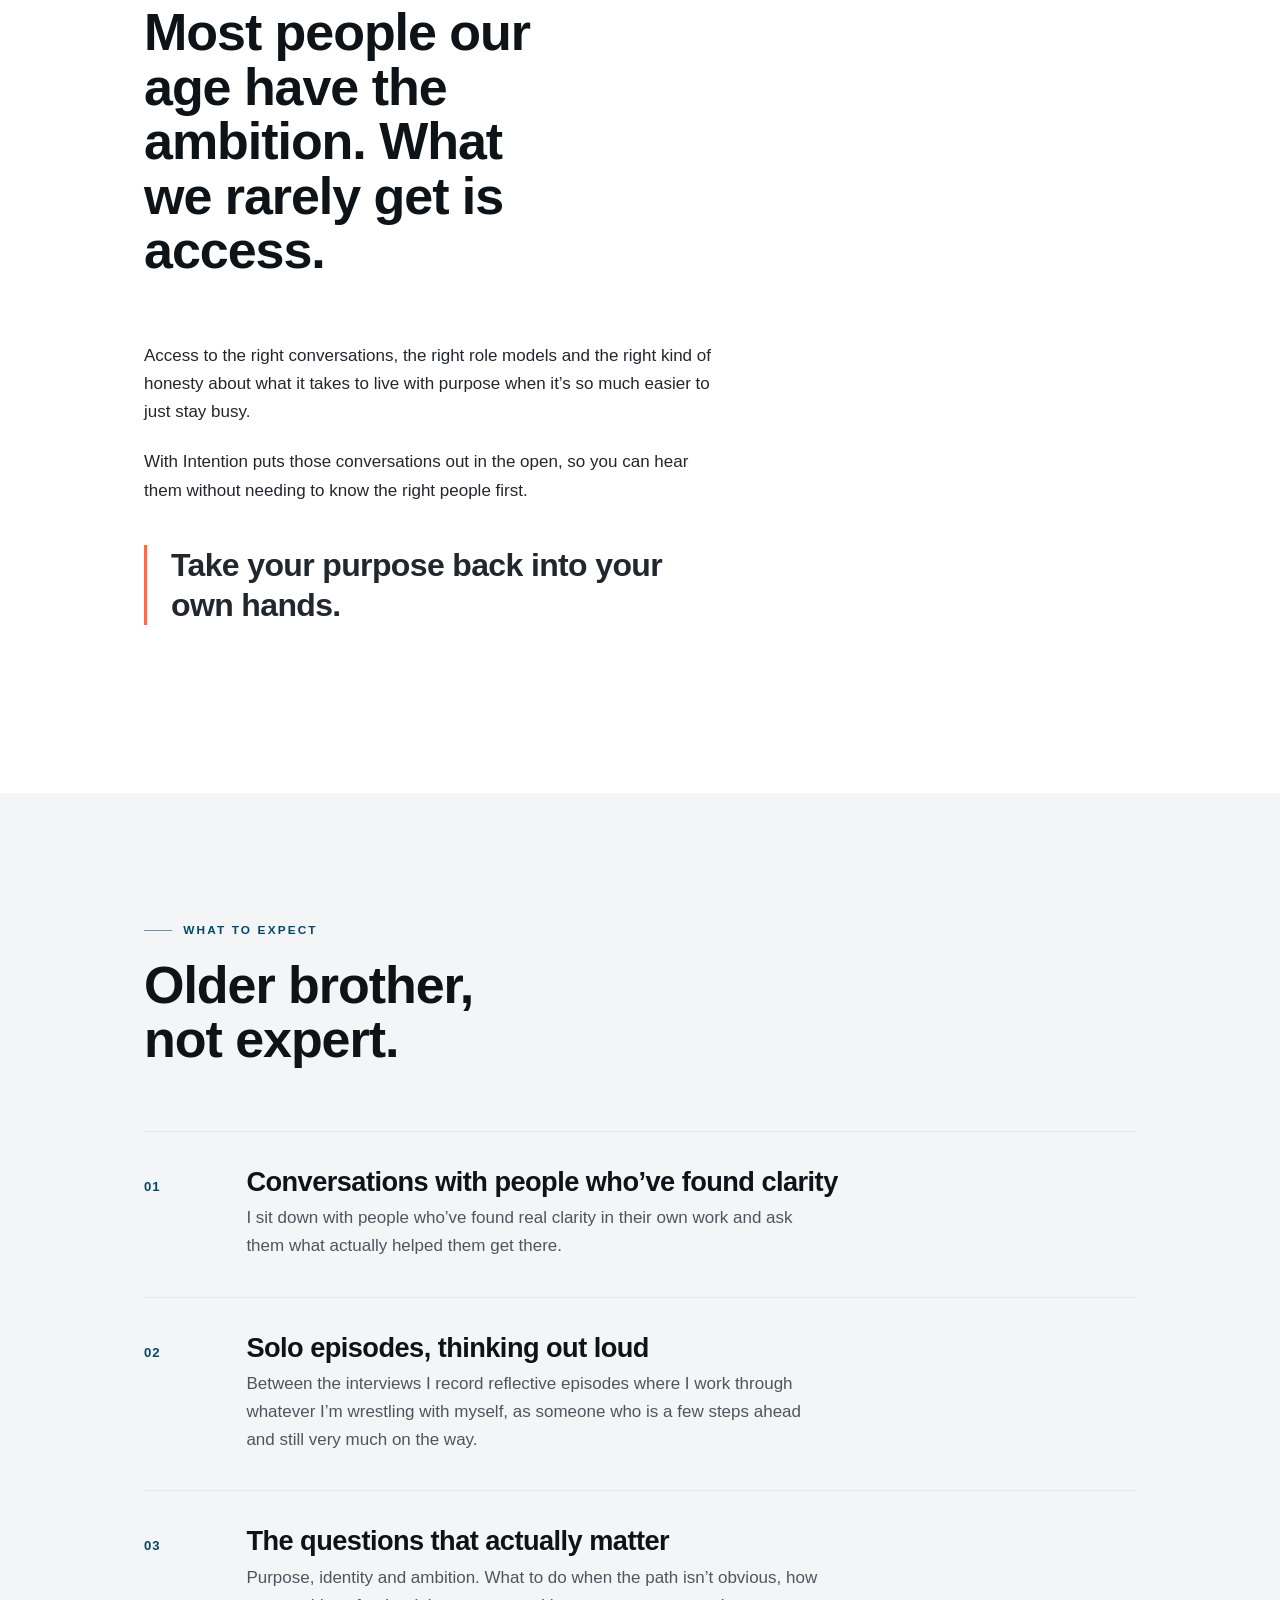
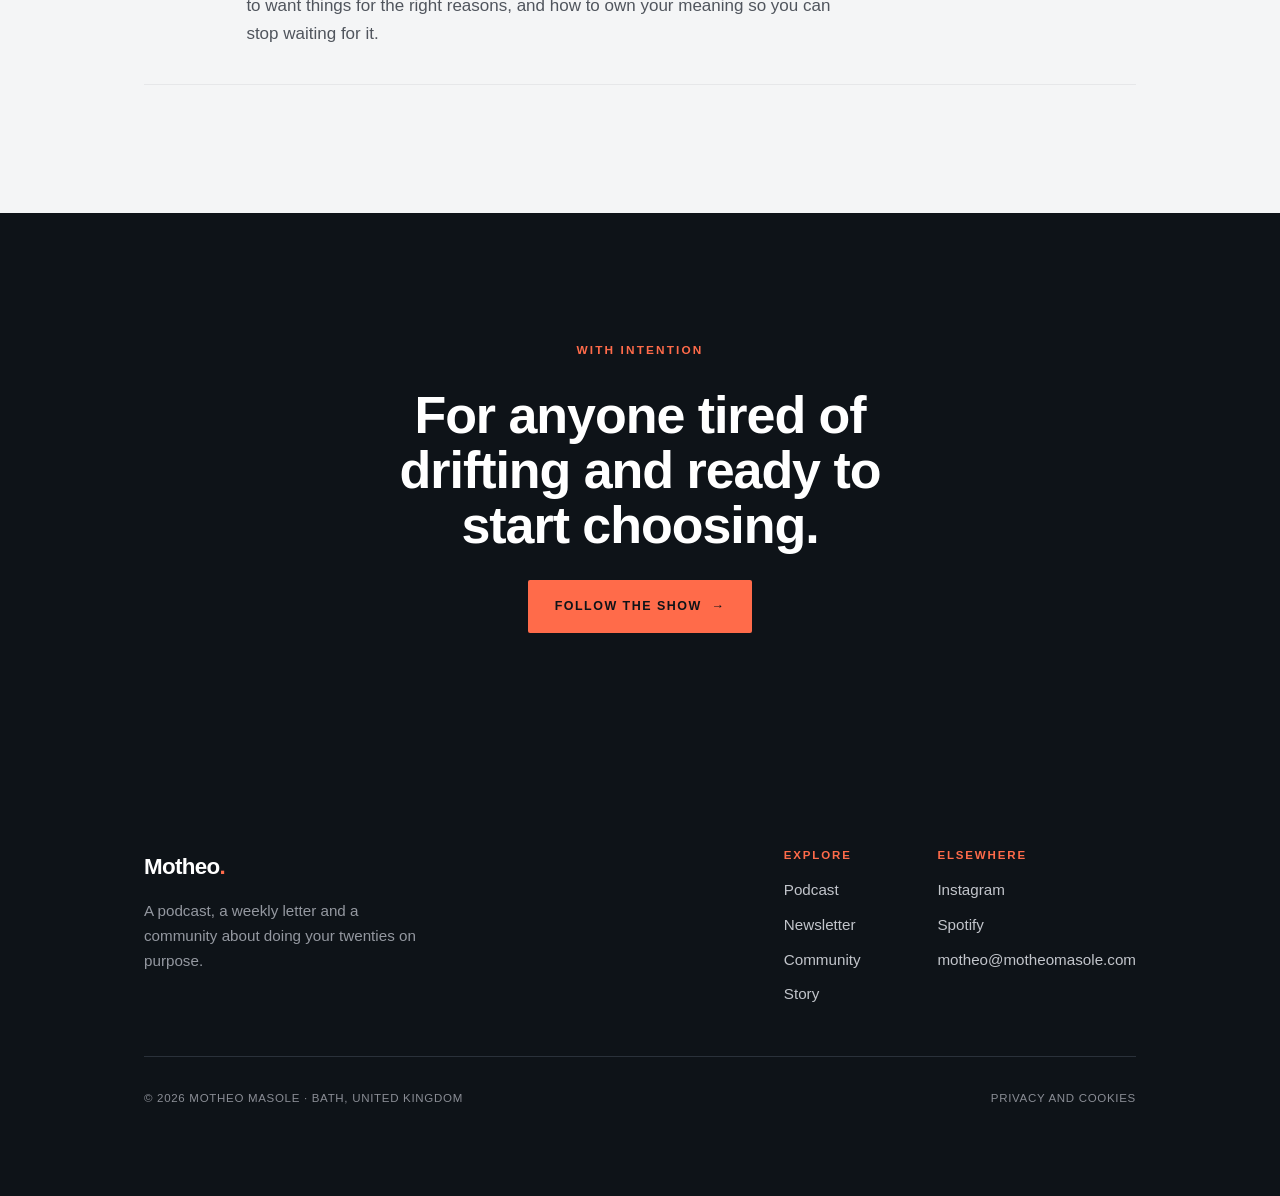
<file: podcast.html>
<!DOCTYPE html>
<html lang="en-GB">
<head>
<meta charset="UTF-8" />
<meta name="viewport" content="width=device-width, initial-scale=1.0" />
<title>With Intention, the podcast | Motheo Masole</title>
<meta name="description" content="Long conversations that give ambitious young people the role models and honesty they need to take their purpose back into their own hands." />
<meta property="og:title" content="With Intention, the podcast | Motheo Masole" />
<meta property="og:description" content="Long conversations that give ambitious young people the role models and honesty they need to take their purpose back into their own hands." />
<meta property="og:image" content="https://motheomasole.com/images/motheo-dark.jpg" />
<link rel="icon" href="favicon.ico" sizes="any" />
<link rel="icon" type="image/png" sizes="32x32" href="favicon-32.png" />
<link rel="apple-touch-icon" href="apple-touch-icon.png" />
<link rel="stylesheet" href="css/style.css?v=8" />
<script>document.documentElement.classList.add('js');</script>
</head>
<body>
<a class="skip" href="#main">Skip to content</a>

<header class="nav" data-open="false">
  <div class="wrap nav__inner">
    <a class="wordmark" href="index.html" aria-label="Motheo Masole, home">Motheo<span>.</span></a>
    <nav class="nav__links" id="nav-links" aria-label="Primary">
      <a href="podcast.html" aria-current="page">Podcast</a>
      <a href="newsletter.html">Newsletter</a>
      <a href="community.html">Community</a>
      <a href="about.html">Story</a>
      <a class="nav__cta" href="newsletter.html">Subscribe</a>
    </nav>
    <button class="nav__toggle" aria-controls="nav-links" aria-expanded="false">Menu</button>
  </div>
</header>

<main id="main">
  <section class="hero">
    <div class="wrap">
      <p class="hero__coord reveal">The podcast</p>
      <h1 class="display reveal" style="max-width:14ch;">With Intention</h1>
      <p class="lead hero__sub reveal">Long conversations for ambitious young people who want to build a life that actually means something, in a world that makes it very easy not to.</p>
      <div class="hero__actions reveal">
        <a class="btn btn--primary" href="https://open.spotify.com/show/1bjxn4ApzX3vl7Ld07ZK2I" target="_blank" rel="noopener">Follow on Spotify <span class="arrow" aria-hidden="true">&rarr;</span></a>
      </div>
    </div>
  </section>

  <section class="section section--ink">
    <div class="wrap">
      <div class="sec-head reveal">
        <span class="label">Listen now</span>
        <h2 class="h2">Press play.</h2>
      </div>

      <div class="embed-frame reveal" data-spotify="https://open.spotify.com/embed/show/1bjxn4ApzX3vl7Ld07ZK2I?theme=0">
        <div class="embed-ask">
          <p>The player comes from Spotify, and Spotify uses its own cookies once it loads. It only loads when you ask for it.</p>
          <button class="btn btn--primary" type="button" data-spotify-load>Load the Spotify player</button>
          <a class="btn btn--ghost" href="https://open.spotify.com/show/1bjxn4ApzX3vl7Ld07ZK2I" target="_blank" rel="noopener">Open in Spotify instead</a>
        </div>
      </div>

      <p class="pod-note reveal">If you&rsquo;re new here, follow the show on Spotify so every new episode lands in your library automatically. It&rsquo;s also the one thing that really helps the show grow.</p>
    </div>
  </section>

  <section class="section">
    <div class="wrap">
      <div class="sec-head reveal">
        <span class="label">Why this exists</span>
        <h2 class="h2">Most people our age have the ambition. What we rarely get is access.</h2>
      </div>
      <div class="prose reveal" style="max-width:62ch;">
        <p>Access to the right conversations, the right role models and the right kind of honesty about what it takes to live with purpose when it&rsquo;s so much easier to just stay busy.</p>
        <p>With Intention puts those conversations out in the open, so you can hear them without needing to know the right people first.</p>
        <p class="pull">Take your purpose back into your own hands.</p>
      </div>
    </div>
  </section>

  <section class="section section--panel">
    <div class="wrap">
      <div class="sec-head reveal">
        <span class="label">What to expect</span>
        <h2 class="h2">Older brother, not expert.</h2>
      </div>
      <div class="rows">
        <div class="row reveal">
          <span class="row__num" aria-hidden="true">01</span>
          <div class="row__body">
            <h3 class="h3">Conversations with people who&rsquo;ve found clarity</h3>
            <p>I sit down with people who&rsquo;ve found real clarity in their own work and ask them what actually helped them get there.</p>
          </div>
        </div>
        <div class="row reveal">
          <span class="row__num" aria-hidden="true">02</span>
          <div class="row__body">
            <h3 class="h3">Solo episodes, thinking out loud</h3>
            <p>Between the interviews I record reflective episodes where I work through whatever I&rsquo;m wrestling with myself, as someone who is a few steps ahead and still very much on the way.</p>
          </div>
        </div>
        <div class="row reveal">
          <span class="row__num" aria-hidden="true">03</span>
          <div class="row__body">
            <h3 class="h3">The questions that actually matter</h3>
            <p>Purpose, identity and ambition. What to do when the path isn&rsquo;t obvious, how to want things for the right reasons, and how to own your meaning so you can stop waiting for it.</p>
          </div>
        </div>
      </div>
    </div>
  </section>

  <section class="section section--ink">
    <div class="wrap" style="text-align:center; display:grid; gap:1.75rem; justify-items:center;">
      <span class="label label--plain reveal">With Intention</span>
      <h2 class="h2 reveal" style="max-width:20ch;">For anyone tired of drifting and ready to start choosing.</h2>
      <div class="reveal">
        <a class="btn btn--primary" href="https://open.spotify.com/show/1bjxn4ApzX3vl7Ld07ZK2I" target="_blank" rel="noopener">Follow the show <span class="arrow" aria-hidden="true">&rarr;</span></a>
      </div>
    </div>
  </section>
</main>

<footer class="footer">
  <div class="wrap">
    <div class="footer__top">
      <div class="footer__brand">
        <a class="wordmark" href="index.html" aria-label="Motheo Masole, home">Motheo<span>.</span></a>
        <p class="footer__tag">A podcast, a weekly letter and a community about doing your twenties on purpose.</p>
      </div>
      <div class="footer__cols">
        <div class="footer__col">
          <h2>Explore</h2>
          <a href="podcast.html">Podcast</a>
          <a href="newsletter.html">Newsletter</a>
          <a href="community.html">Community</a>
          <a href="about.html">Story</a>
        </div>
        <div class="footer__col">
          <h2>Elsewhere</h2>
          <a href="https://www.instagram.com/motheomasole/" target="_blank" rel="noopener">Instagram</a>
          <a href="https://open.spotify.com/show/1bjxn4ApzX3vl7Ld07ZK2I" target="_blank" rel="noopener">Spotify</a>
          <a href="mailto:motheo@motheomasole.com">motheo@motheomasole.com</a>
        </div>
      </div>
    </div>
    <div class="footer__bottom">
      <span>&copy; <span data-year>2026</span> Motheo Masole &middot; Bath, United Kingdom</span>
      <span class="footer__legal"><a href="privacy.html">Privacy and cookies</a></span>
    </div>
  </div>
</footer>

<script src="js/main.js?v=4"></script>
</body>
</html>
</file>
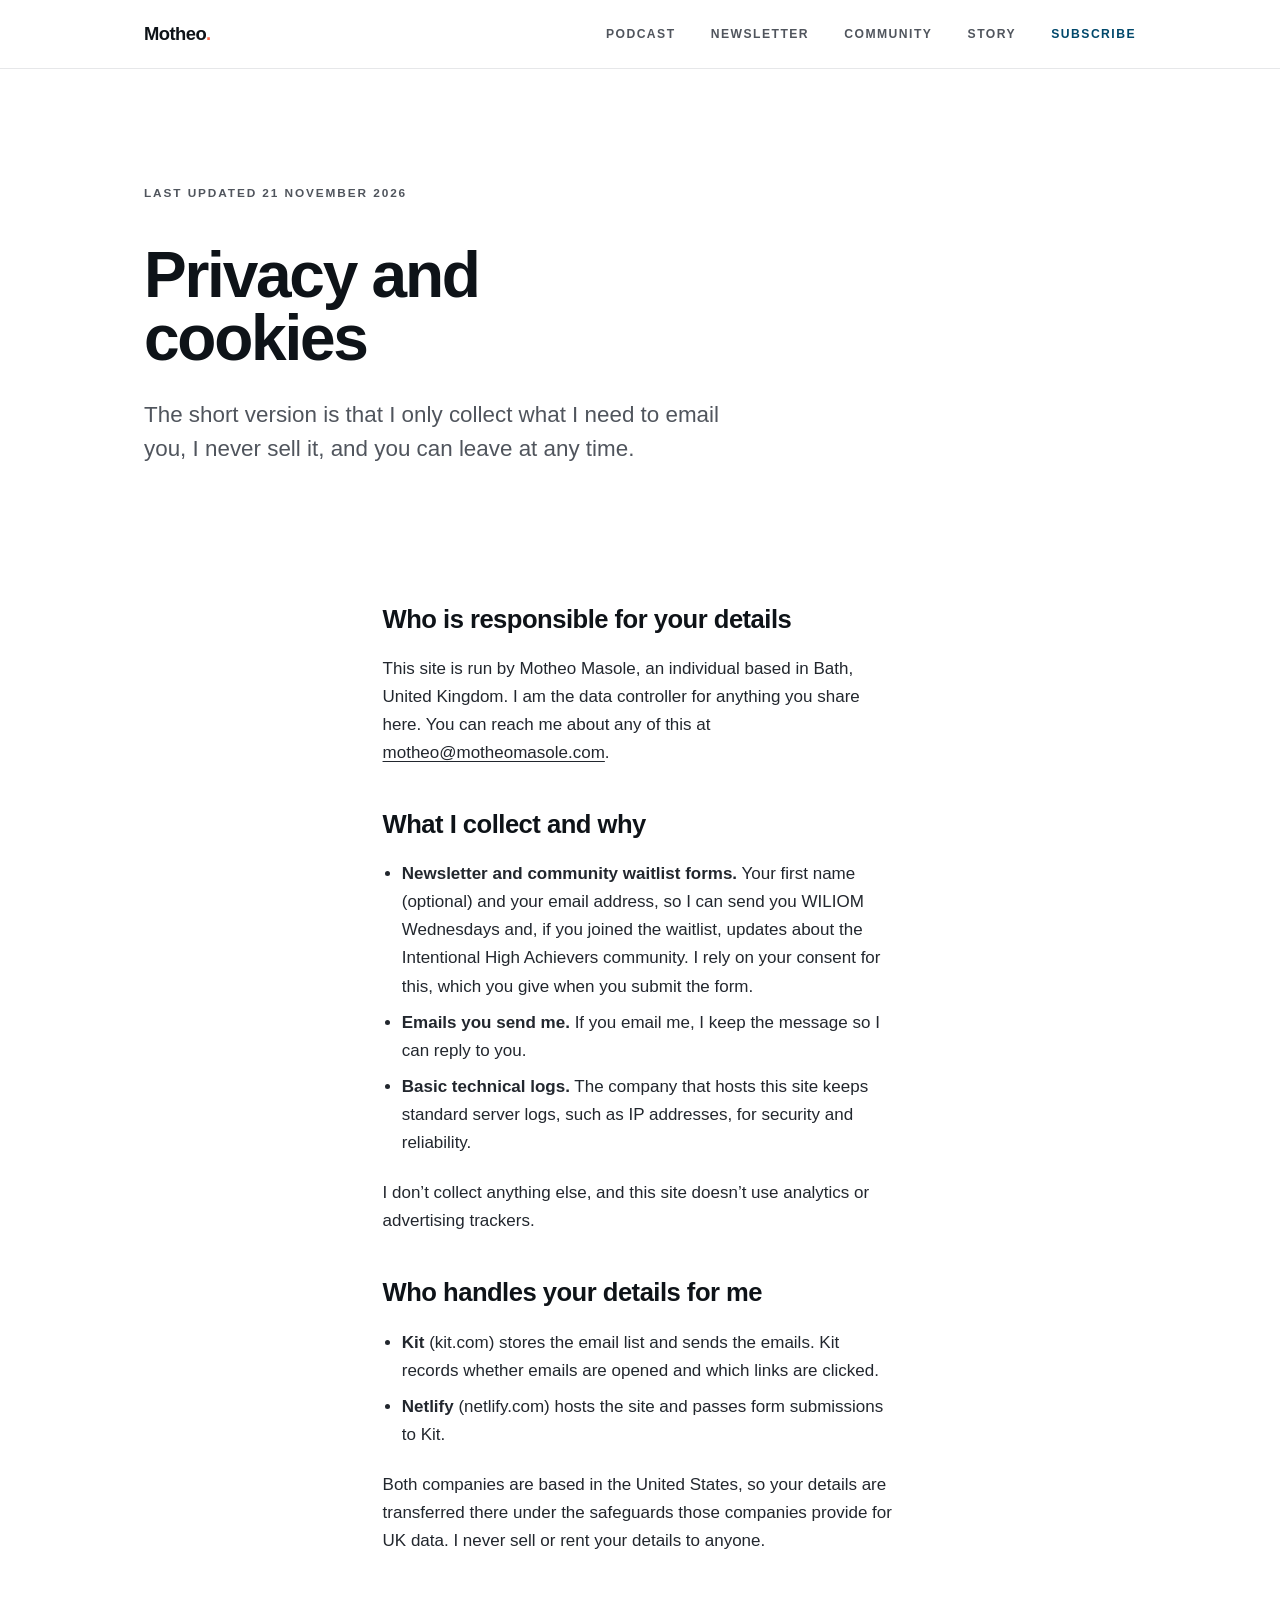
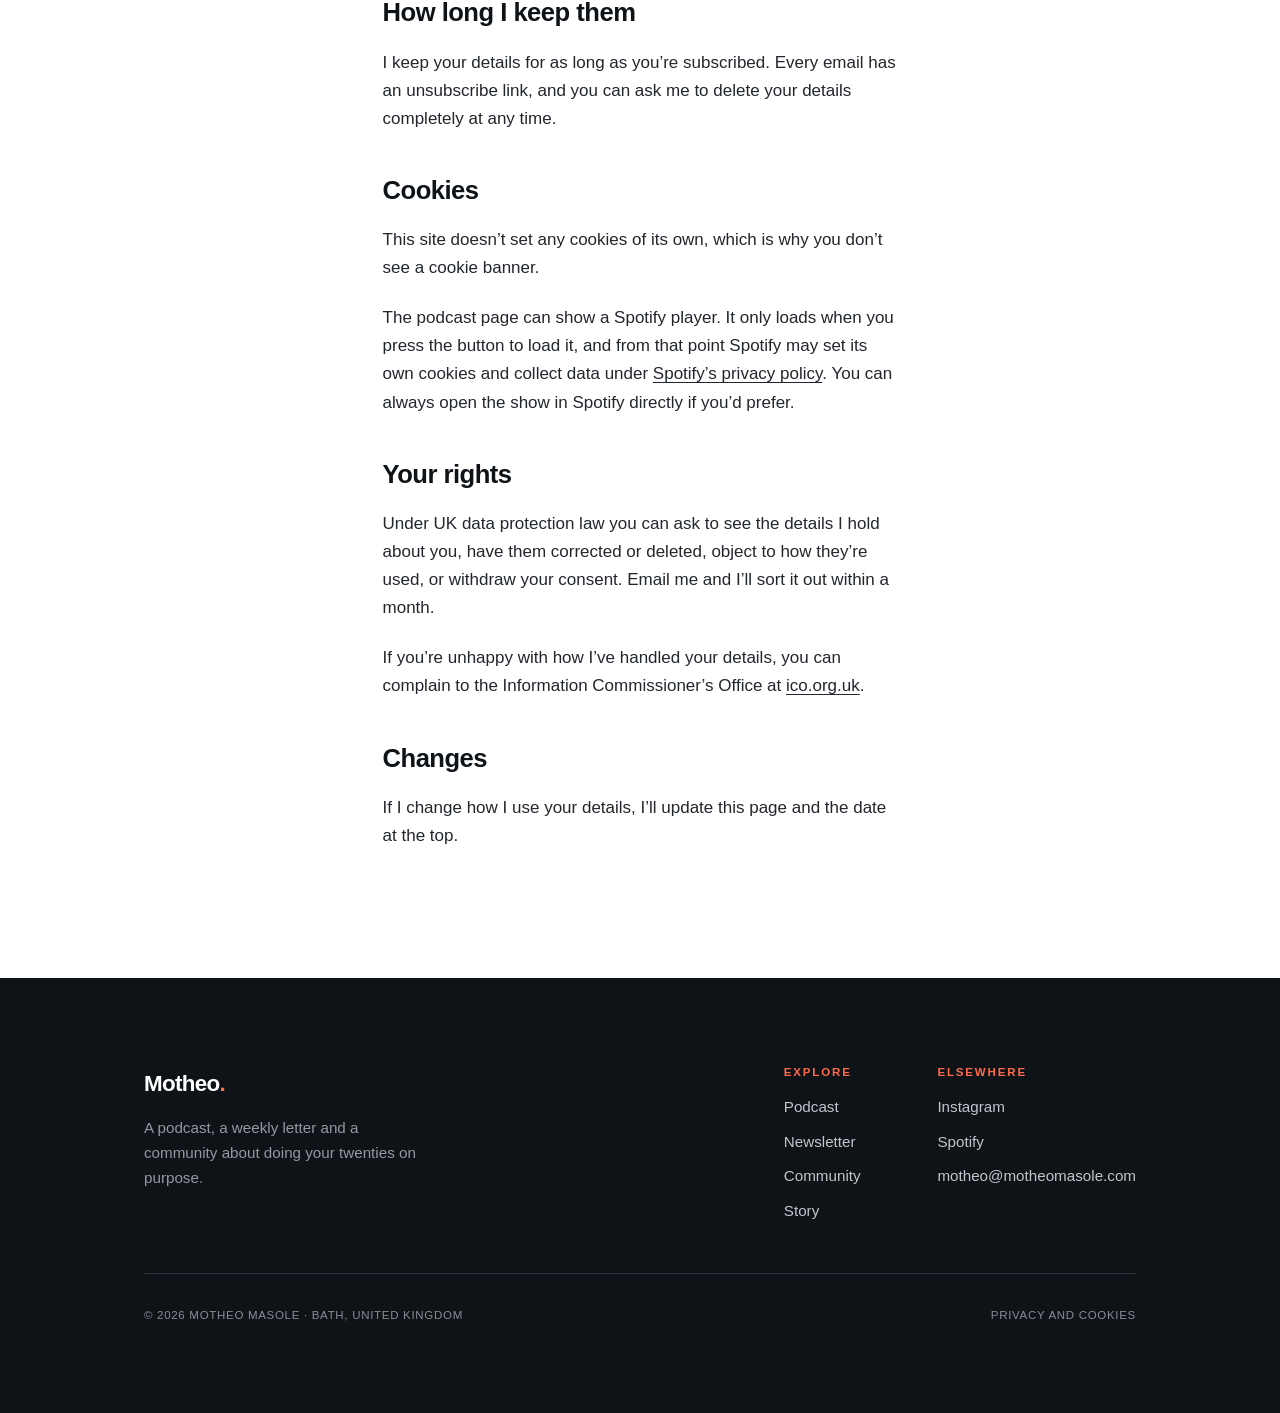
<file: privacy.html>
<!DOCTYPE html>
<html lang="en-GB">
<head>
<meta charset="UTF-8" />
<meta name="viewport" content="width=device-width, initial-scale=1.0" />
<title>Privacy and cookies | Motheo Masole</title>
<meta name="description" content="How motheomasole.com collects and uses your details, and how cookies are handled." />
<meta property="og:title" content="Privacy and cookies | Motheo Masole" />
<meta property="og:description" content="How motheomasole.com collects and uses your details, and how cookies are handled." />
<meta property="og:image" content="https://motheomasole.com/images/motheo-dark.jpg" />
<link rel="icon" href="favicon.ico" sizes="any" />
<link rel="icon" type="image/png" sizes="32x32" href="favicon-32.png" />
<link rel="apple-touch-icon" href="apple-touch-icon.png" />
<link rel="stylesheet" href="css/style.css?v=8" />
<script>document.documentElement.classList.add('js');</script>
</head>
<body>
<a class="skip" href="#main">Skip to content</a>

<header class="nav" data-open="false">
  <div class="wrap nav__inner">
    <a class="wordmark" href="index.html" aria-label="Motheo Masole, home">Motheo<span>.</span></a>
    <nav class="nav__links" id="nav-links" aria-label="Primary">
      <a href="podcast.html">Podcast</a>
      <a href="newsletter.html">Newsletter</a>
      <a href="community.html">Community</a>
      <a href="about.html">Story</a>
      <a class="nav__cta" href="newsletter.html">Subscribe</a>
    </nav>
    <button class="nav__toggle" aria-controls="nav-links" aria-expanded="false">Menu</button>
  </div>
</header>

<main id="main">
  <section class="hero">
    <div class="wrap">
      <p class="hero__coord">Last updated 21 November 2026</p>
      <h1 class="display" style="max-width:14ch; font-size:clamp(2.4rem,6vw,4rem);">Privacy and cookies</h1>
      <p class="lead hero__sub">The short version is that I only collect what I need to email you, I never sell it, and you can leave at any time.</p>
    </div>
  </section>

  <section class="section" style="padding-top:0;">
    <div class="wrap prose policy">
      <h2>Who is responsible for your details</h2>
      <p>This site is run by Motheo Masole, an individual based in Bath, United Kingdom. I am the data controller for anything you share here. You can reach me about any of this at <a href="mailto:motheo@motheomasole.com">motheo@motheomasole.com</a>.</p>

      <h2>What I collect and why</h2>
      <ul>
        <li><strong>Newsletter and community waitlist forms.</strong> Your first name (optional) and your email address, so I can send you WILIOM Wednesdays and, if you joined the waitlist, updates about the Intentional High Achievers community. I rely on your consent for this, which you give when you submit the form.</li>
        <li><strong>Emails you send me.</strong> If you email me, I keep the message so I can reply to you.</li>
        <li><strong>Basic technical logs.</strong> The company that hosts this site keeps standard server logs, such as IP addresses, for security and reliability.</li>
      </ul>
      <p>I don&rsquo;t collect anything else, and this site doesn&rsquo;t use analytics or advertising trackers.</p>

      <h2>Who handles your details for me</h2>
      <ul>
        <li><strong>Kit</strong> (kit.com) stores the email list and sends the emails. Kit records whether emails are opened and which links are clicked.</li>
        <li><strong>Netlify</strong> (netlify.com) hosts the site and passes form submissions to Kit.</li>
      </ul>
      <p>Both companies are based in the United States, so your details are transferred there under the safeguards those companies provide for UK data. I never sell or rent your details to anyone.</p>

      <h2>How long I keep them</h2>
      <p>I keep your details for as long as you&rsquo;re subscribed. Every email has an unsubscribe link, and you can ask me to delete your details completely at any time.</p>

      <h2>Cookies</h2>
      <p>This site doesn&rsquo;t set any cookies of its own, which is why you don&rsquo;t see a cookie banner.</p>
      <p>The podcast page can show a Spotify player. It only loads when you press the button to load it, and from that point Spotify may set its own cookies and collect data under <a href="https://www.spotify.com/uk/legal/privacy-policy/" target="_blank" rel="noopener">Spotify&rsquo;s privacy policy</a>. You can always open the show in Spotify directly if you&rsquo;d prefer.</p>

      <h2>Your rights</h2>
      <p>Under UK data protection law you can ask to see the details I hold about you, have them corrected or deleted, object to how they&rsquo;re used, or withdraw your consent. Email me and I&rsquo;ll sort it out within a month.</p>
      <p>If you&rsquo;re unhappy with how I&rsquo;ve handled your details, you can complain to the Information Commissioner&rsquo;s Office at <a href="https://ico.org.uk/make-a-complaint/" target="_blank" rel="noopener">ico.org.uk</a>.</p>

      <h2>Changes</h2>
      <p>If I change how I use your details, I&rsquo;ll update this page and the date at the top.</p>
    </div>
  </section>
</main>

<footer class="footer">
  <div class="wrap">
    <div class="footer__top">
      <div class="footer__brand">
        <a class="wordmark" href="index.html" aria-label="Motheo Masole, home">Motheo<span>.</span></a>
        <p class="footer__tag">A podcast, a weekly letter and a community about doing your twenties on purpose.</p>
      </div>
      <div class="footer__cols">
        <div class="footer__col">
          <h2>Explore</h2>
          <a href="podcast.html">Podcast</a>
          <a href="newsletter.html">Newsletter</a>
          <a href="community.html">Community</a>
          <a href="about.html">Story</a>
        </div>
        <div class="footer__col">
          <h2>Elsewhere</h2>
          <a href="https://www.instagram.com/motheomasole/" target="_blank" rel="noopener">Instagram</a>
          <a href="https://open.spotify.com/show/1bjxn4ApzX3vl7Ld07ZK2I" target="_blank" rel="noopener">Spotify</a>
          <a href="mailto:motheo@motheomasole.com">motheo@motheomasole.com</a>
        </div>
      </div>
    </div>
    <div class="footer__bottom">
      <span>&copy; <span data-year>2026</span> Motheo Masole &middot; Bath, United Kingdom</span>
      <span class="footer__legal"><a href="privacy.html">Privacy and cookies</a></span>
    </div>
  </div>
</footer>

<script src="js/main.js?v=4"></script>
</body>
</html>
</file>
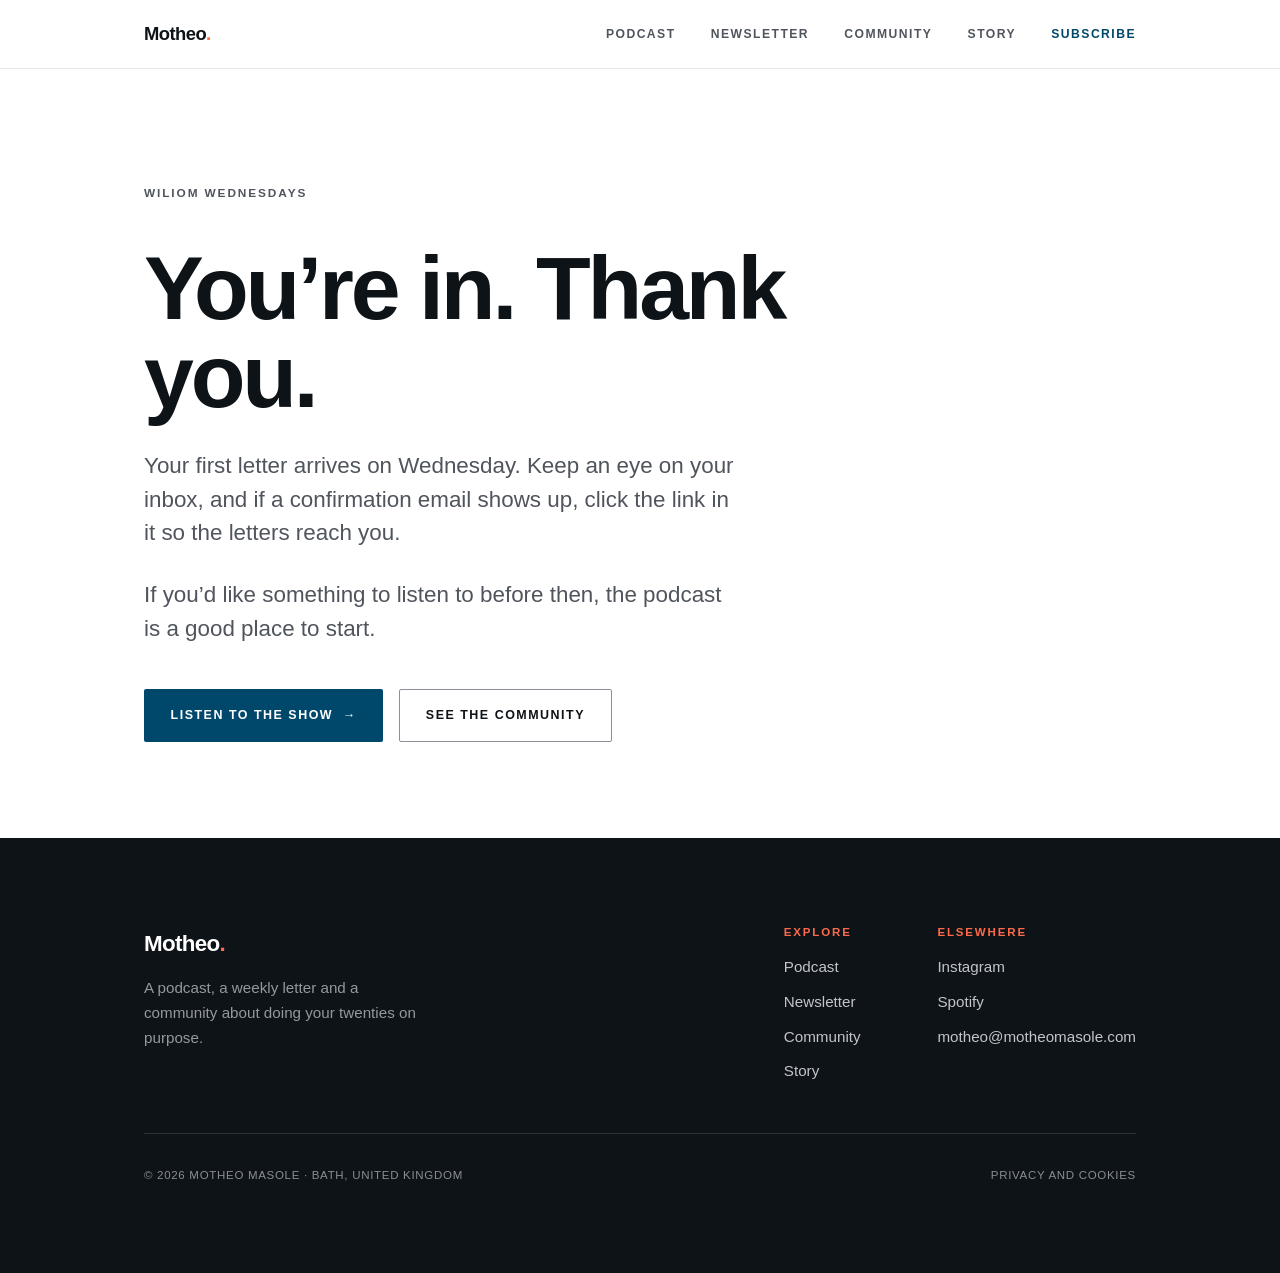
<file: thank-you.html>
<!DOCTYPE html>
<html lang="en-GB">
<head>
<meta charset="UTF-8" />
<meta name="robots" content="noindex" />
<meta name="viewport" content="width=device-width, initial-scale=1.0" />
<title>Thank you | Motheo Masole</title>
<meta name="description" content="Thank you for signing up." />
<meta property="og:title" content="Thank you | Motheo Masole" />
<meta property="og:description" content="Thank you for signing up." />
<meta property="og:image" content="https://motheomasole.com/images/motheo-dark.jpg" />
<link rel="icon" href="favicon.ico" sizes="any" />
<link rel="icon" type="image/png" sizes="32x32" href="favicon-32.png" />
<link rel="apple-touch-icon" href="apple-touch-icon.png" />
<link rel="stylesheet" href="css/style.css?v=8" />
<script>document.documentElement.classList.add('js');</script>
</head>
<body>
<a class="skip" href="#main">Skip to content</a>

<header class="nav" data-open="false">
  <div class="wrap nav__inner">
    <a class="wordmark" href="index.html" aria-label="Motheo Masole, home">Motheo<span>.</span></a>
    <nav class="nav__links" id="nav-links" aria-label="Primary">
      <a href="podcast.html">Podcast</a>
      <a href="newsletter.html">Newsletter</a>
      <a href="community.html">Community</a>
      <a href="about.html">Story</a>
      <a class="nav__cta" href="newsletter.html">Subscribe</a>
    </nav>
    <button class="nav__toggle" aria-controls="nav-links" aria-expanded="false">Menu</button>
  </div>
</header>

<main id="main">
  <!-- Shown after a newsletter sign-up -->
  <section class="hero" data-thanks="newsletter">
    <div class="wrap">
      <p class="hero__coord reveal">WILIOM Wednesdays</p>
      <h1 class="display reveal" style="max-width:14ch;">You&rsquo;re in. Thank you.</h1>
      <p class="lead hero__sub reveal">Your first letter arrives on Wednesday. Keep an eye on your inbox, and if a confirmation email shows up, click the link in it so the letters reach you.</p>
      <p class="lead hero__sub reveal">If you&rsquo;d like something to listen to before then, the podcast is a good place to start.</p>
      <div class="hero__actions reveal">
        <a class="btn btn--primary" href="podcast.html">Listen to the show <span class="arrow" aria-hidden="true">&rarr;</span></a>
        <a class="btn btn--ghost" href="community.html">See the community</a>
      </div>
    </div>
  </section>

  <!-- Shown after a community waitlist sign-up (thank-you.html#waitlist) -->
  <section class="hero" data-thanks="waitlist" hidden>
    <div class="wrap">
      <p class="hero__coord reveal">Intentional High Achievers</p>
      <h1 class="display reveal" style="max-width:14ch;">You&rsquo;re on the waitlist.</h1>
      <p class="lead hero__sub reveal">Thank you for joining early. You&rsquo;ll get an email from me as soon as the doors open, and you&rsquo;ll be one of the first people in.</p>
      <p class="lead hero__sub reveal">Until then you&rsquo;ll get my weekly letter every Wednesday, and the podcast is a good place to start.</p>
      <div class="hero__actions reveal">
        <a class="btn btn--primary" href="podcast.html">Listen to the show <span class="arrow" aria-hidden="true">&rarr;</span></a>
        <a class="btn btn--ghost" href="about.html">Read my story</a>
      </div>
    </div>
  </section>
</main>

<footer class="footer">
  <div class="wrap">
    <div class="footer__top">
      <div class="footer__brand">
        <a class="wordmark" href="index.html" aria-label="Motheo Masole, home">Motheo<span>.</span></a>
        <p class="footer__tag">A podcast, a weekly letter and a community about doing your twenties on purpose.</p>
      </div>
      <div class="footer__cols">
        <div class="footer__col">
          <h2>Explore</h2>
          <a href="podcast.html">Podcast</a>
          <a href="newsletter.html">Newsletter</a>
          <a href="community.html">Community</a>
          <a href="about.html">Story</a>
        </div>
        <div class="footer__col">
          <h2>Elsewhere</h2>
          <a href="https://www.instagram.com/motheomasole/" target="_blank" rel="noopener">Instagram</a>
          <a href="https://open.spotify.com/show/1bjxn4ApzX3vl7Ld07ZK2I" target="_blank" rel="noopener">Spotify</a>
          <a href="mailto:motheo@motheomasole.com">motheo@motheomasole.com</a>
        </div>
      </div>
    </div>
    <div class="footer__bottom">
      <span>&copy; <span data-year>2026</span> Motheo Masole &middot; Bath, United Kingdom</span>
      <span class="footer__legal"><a href="privacy.html">Privacy and cookies</a></span>
    </div>
  </div>
</footer>

<script src="js/main.js?v=4"></script>
</body>
</html>
</file>
<file: css/style.css>
/* ============================================================
   Motheo Masole — With Intention
   Palette: black & white with one deep blue, matched to the portrait backdrop.
   Type: one neutral grotesque (system stack) — timeless, no webfont.
   ============================================================ */

/* ---- Tokens ---- */
:root {
  --paper:     #FFFFFF;   /* white */
  --paper-2:   #F4F5F6;   /* light grey panel */
  --ink:       #0E1318;   /* near-black: text + dark sections */
  --ink-soft:  #22272E;
  --stone:     #50555D;   /* secondary text */
  --line:      #E6E7E9;   /* hairline on white */
  --edge:      #8B9099;   /* borders of inputs and outline buttons (3:1 on white) */
  --line-dark: #2A313A;   /* hairline on black */
  --accent:    #00486B;   /* brand blue, same as the portrait backdrop */
  --accent-hi: #0A5F8A;   /* brand blue, hover */
  --accent-soft: #86BEDC; /* lighter blue, for use on dark */
  --pop:       #FF6B4A;   /* coral: the one pop of colour. Shapes on white, text only on dark */

  /* One neutral grotesque. San Francisco on Apple, Helvetica/Arial
     elsewhere. Timeless, and loads with zero webfont request. */
  --font-sans: -apple-system, BlinkMacSystemFont, "Helvetica Neue", Helvetica, Arial, sans-serif;
  --font-display: var(--font-sans);
  --font-body: var(--font-sans);
  --font-label: var(--font-sans); /* letter-spaced uppercase labels */

  --wrap: 1120px;
  --gutter: clamp(1.25rem, 5vw, 4rem);
  --ease: cubic-bezier(0.22, 1, 0.36, 1);
}

/* ---- Reset ---- */
*, *::before, *::after { box-sizing: border-box; margin: 0; padding: 0; }
html { -webkit-text-size-adjust: 100%; scroll-behavior: smooth; }
body {
  background: var(--paper);
  color: var(--ink);
  font-family: var(--font-body);
  font-size: 1.0625rem;
  line-height: 1.65;
  -webkit-font-smoothing: antialiased;
  text-rendering: optimizeLegibility;
}
img, iframe { max-width: 100%; display: block; }
a { color: inherit; text-decoration: none; }
::selection { background: var(--accent); color: #fff; }

/* ---- Layout helpers ---- */
.wrap { width: 100%; max-width: var(--wrap); margin-inline: auto; padding-inline: var(--gutter); }
.section { padding-block: clamp(4.5rem, 10vw, 8rem); }
.section--ink { background: var(--ink); color: var(--paper); }
.section--panel { background: var(--paper-2); }

/* ---- Typography ---- */
h1, h2, h3 { font-family: var(--font-display); font-weight: 700; line-height: 1.05; letter-spacing: -0.02em; }
.display {
  font-size: clamp(2.9rem, 8vw, 5.6rem);
  font-weight: 700;
  letter-spacing: -0.035em;
  line-height: 0.99;
}
.h2 { font-size: clamp(2rem, 4.6vw, 3.25rem); }
.h3 { font-size: clamp(1.3rem, 2.4vw, 1.7rem); }
.lead { font-size: clamp(1.15rem, 2.2vw, 1.4rem); line-height: 1.5; color: var(--stone); font-weight: 400; }
.section--ink .lead { color: #C2C5CB; }
p { max-width: 62ch; }

/* letter-spaced uppercase label — the quiet wayfinding device */
.label {
  font-family: var(--font-label);
  font-size: 0.74rem;
  font-weight: 600;
  letter-spacing: 0.18em;
  text-transform: uppercase;
  color: var(--accent);
  display: inline-flex;
  align-items: center;
  gap: 0.7rem;
}
.section--ink .label { color: var(--pop); }
.label::before {
  content: "";
  width: 1.75rem; height: 1px;
  background: currentColor; opacity: 0.55;
}
.label--plain::before { display: none; }

/* ---- Buttons ---- */
.btn {
  font-family: var(--font-label);
  font-size: 0.78rem;
  font-weight: 600;
  letter-spacing: 0.12em;
  text-transform: uppercase;
  display: inline-flex; align-items: center; gap: 0.6rem;
  padding: 0.95rem 1.6rem;
  border: 1px solid transparent;
  border-radius: 2px;
  cursor: pointer;
  transition: transform 0.35s var(--ease), background 0.25s, color 0.25s, border-color 0.25s;
}
.btn:focus-visible { outline: 2px solid var(--accent-hi); outline-offset: 3px; }
.btn--primary { background: var(--accent); color: #fff; }
.btn--primary:hover { background: var(--accent-hi); transform: translateY(-2px); }
.btn--ghost { background: transparent; color: var(--ink); border-color: var(--edge); }
.btn--ghost:hover { border-color: var(--ink); transform: translateY(-2px); }
/* on dark sections, flip the buttons so they stay visible */
.section--ink .btn--primary { background: var(--pop); color: var(--ink); }
.section--ink .btn--primary:hover { background: #FF8266; }
.section--ink .btn--ghost { color: var(--paper); border-color: #6F7884; }
.section--ink .btn--ghost:hover { border-color: var(--paper); }
.btn .arrow { transition: transform 0.35s var(--ease); }
.btn:hover .arrow { transform: translateX(4px); }

/* ---- Nav ---- */
.nav {
  position: sticky; top: 0; z-index: 50;
  background: color-mix(in srgb, var(--paper) 88%, transparent);
  backdrop-filter: blur(10px);
  border-bottom: 1px solid var(--line);
}
.nav__inner { display: flex; align-items: center; justify-content: space-between; height: 68px; }
.wordmark { font-family: var(--font-display); font-weight: 700; font-size: 1.15rem; letter-spacing: -0.03em; }
.wordmark span { color: var(--pop); }
.nav__links { display: flex; align-items: center; gap: 2.2rem; }
.nav__links a {
  font-family: var(--font-label);
  font-size: 0.76rem; font-weight: 600; letter-spacing: 0.12em; text-transform: uppercase;
  color: var(--stone); transition: color 0.2s;
}
.nav__links a:hover, .nav__links a[aria-current="page"] { color: var(--ink); }
.nav__cta { color: var(--accent) !important; }
.nav__toggle { display: none; background: none; border: 0; cursor: pointer; font-family: var(--font-label); font-size: 0.76rem; font-weight: 600; letter-spacing: 0.12em; text-transform: uppercase; color: var(--ink); }

/* ---- Hero ---- */
.hero { padding-block: clamp(4rem, 9vw, 7.5rem) clamp(4rem, 8vw, 6rem); position: relative; }
.hero__coord {
  font-family: var(--font-label); font-size: 0.74rem; font-weight: 600; letter-spacing: 0.16em;
  color: var(--stone); margin-bottom: 2.5rem; text-transform: uppercase;
}
.hero .display { max-width: 15ch; }
.hero__sub { margin-top: 1.75rem; max-width: 48ch; }
.hero__actions { margin-top: 2.75rem; display: flex; flex-wrap: wrap; gap: 1rem; }

/* ---- Section header ---- */
.sec-head { display: grid; gap: 1.1rem; margin-bottom: clamp(2.5rem, 5vw, 4rem); max-width: 44ch; }

/* ---- Two-path cards ---- */
.paths { display: grid; gap: 1.25rem; grid-template-columns: repeat(3, 1fr); }
.path {
  border: 1px solid var(--line-dark);
  border-radius: 3px;
  padding: clamp(1.75rem, 3vw, 2.5rem);
  display: flex; flex-direction: column; gap: 1rem;
  transition: transform 0.4s var(--ease), border-color 0.3s, background 0.3s;
}
.path:hover { transform: translateY(-4px); border-color: var(--pop); background: #151C24; }
.path__idx { font-family: var(--font-label); font-size: 0.74rem; font-weight: 600; letter-spacing: 0.16em; text-transform: uppercase; color: var(--pop); }
.path h3 { font-size: clamp(1.4rem, 2.4vw, 1.75rem); }
.path p { color: #C2C5CB; font-size: 1rem; flex-grow: 1; }
.path__go { font-family: var(--font-label); font-size: 0.76rem; font-weight: 600; letter-spacing: 0.12em; text-transform: uppercase; color: var(--paper); display: inline-flex; gap: 0.5rem; }
.path__go .arrow { transition: transform 0.35s var(--ease); }
.path:hover .path__go .arrow { transform: translateX(4px); }

/* ---- Feature rows ---- */
.rows { display: grid; gap: 0; }
.row {
  display: grid; grid-template-columns: 4rem 1fr; gap: clamp(1rem, 3vw, 2.5rem);
  padding-block: clamp(1.75rem, 3vw, 2.25rem);
  border-top: 1px solid var(--line);
  align-items: baseline;
}
.row:last-child { border-bottom: 1px solid var(--line); }
.row__num { font-family: var(--font-label); font-size: 0.82rem; font-weight: 600; letter-spacing: 0.08em; color: var(--accent); }
.row__body h3 { margin-bottom: 0.5rem; }
.row__body p { color: var(--stone); }

/* ---- Story ---- */
.story-grid { display: grid; grid-template-columns: 0.9fr 1.1fr; gap: clamp(2rem, 5vw, 4.5rem); align-items: start; }
.portrait {
  aspect-ratio: 4 / 5; width: 100%;
  background: var(--paper-2);
  border: 1px solid var(--line);
  border-radius: 3px;
  display: grid; place-content: center;
  color: var(--stone); font-family: var(--font-label); font-size: 0.74rem; font-weight: 600; letter-spacing: 0.12em; text-transform: uppercase; text-align: center; padding: 2rem;
  position: sticky; top: 92px;
}
.prose > * + * { margin-top: 1.4rem; }
.prose p { color: var(--ink-soft); max-width: 60ch; }
.prose h3 { margin-top: 2.75rem; }
.pull {
  font-family: var(--font-display); font-weight: 700; font-size: clamp(1.4rem, 3vw, 2rem);
  line-height: 1.25; letter-spacing: -0.02em; color: var(--accent);
  border-left: 3px solid var(--pop); padding-left: 1.5rem; margin-block: 2.5rem !important; max-width: none;
}

/* ---- Podcast ---- */
.embed-frame { border: 1px solid var(--line-dark); border-radius: 12px; overflow: hidden; background: #16181D; }
.pod-note { margin-top: 1.5rem; color: var(--stone); font-size: 0.95rem; }
.section--ink .pod-note { color: #C2C5CB; }
.platforms { display: flex; flex-wrap: wrap; gap: 0.75rem; margin-top: 2rem; }

/* ---- Newsletter form ---- */
.signup { max-width: 560px; }
.form-row { display: flex; gap: 0.75rem; margin-top: 2rem; flex-wrap: wrap; }
.form-row input {
  flex: 1 1 240px;
  font-family: var(--font-body); font-size: 1rem;
  padding: 0.95rem 1.1rem;
  background: var(--paper); color: var(--ink);
  border: 1px solid var(--edge); border-radius: 2px;
}
.section--ink .form-row input { background: #151C24; color: var(--paper); border-color: #6F7884; }
.form-row input:focus-visible { outline: 2px solid var(--accent-hi); outline-offset: 1px; }
.form-note { margin-top: 1rem; font-family: var(--font-label); font-size: 0.72rem; font-weight: 600; letter-spacing: 0.06em; text-transform: uppercase; color: var(--stone); }
.form-msg { margin-top: 1.25rem; font-size: 0.95rem; min-height: 1.4em; }
.form-msg[data-state="ok"] { color: var(--accent-hi); }
.section--ink .form-msg[data-state="ok"] { color: var(--accent-soft); }
.form-msg[data-state="err"] { color: #B23A0A; }
.section--ink .form-msg[data-state="err"] { color: #F0A272; }

/* ---- Perk list ---- */
.perks { list-style: none; display: grid; gap: 0.9rem; margin-top: 2rem; }
.perks li { display: grid; grid-template-columns: 1.5rem 1fr; gap: 0.75rem; align-items: baseline; color: var(--stone); }
.perks li::before { content: "\2014"; font-family: var(--font-label); color: var(--accent); }
.section--ink .perks li { color: #C2C5CB; }
.section--ink .perks li::before { color: var(--accent-soft); }

/* ---- Footer ---- */
.footer { background: var(--ink); color: var(--paper); padding-block: clamp(3.5rem, 7vw, 5.5rem); }
.footer__top { display: flex; justify-content: space-between; flex-wrap: wrap; gap: 2rem; padding-bottom: 2.5rem; border-bottom: 1px solid var(--line-dark); }
.footer__brand .wordmark { font-size: 1.4rem; }
.footer__tag { color: #9498A0; margin-top: 0.75rem; font-size: 0.95rem; max-width: 34ch; }
.footer__cols { display: flex; gap: clamp(2rem, 6vw, 5rem); flex-wrap: wrap; }
.footer__col h2 { font-family: var(--font-label); font-size: 0.72rem; letter-spacing: 0.16em; text-transform: uppercase; color: var(--pop); margin-bottom: 1rem; font-weight: 600; }
.footer__col a { display: block; color: #C2C5CB; font-size: 0.95rem; margin-bottom: 0.6rem; transition: color 0.2s; }
.footer__col a:hover { color: var(--paper); }
.footer__bottom { display: flex; justify-content: space-between; flex-wrap: wrap; gap: 1rem; padding-top: 2rem; font-family: var(--font-label); font-size: 0.72rem; letter-spacing: 0.06em; text-transform: uppercase; color: #8A8D95; }

/* ---- Accessibility helpers ---- */
.skip {
  position: absolute; left: 1rem; top: -4rem; z-index: 100;
  background: var(--ink); color: var(--paper); padding: 0.75rem 1rem; border-radius: 2px;
  font-size: 0.9rem; font-weight: 600;
}
.skip:focus { top: 1rem; }
.sr-only { position: absolute; width: 1px; height: 1px; overflow: hidden; clip: rect(0 0 0 0); white-space: nowrap; }
a:focus-visible, button:focus-visible, input:focus-visible, select:focus-visible, textarea:focus-visible {
  outline: 2px solid var(--accent-hi); outline-offset: 3px;
}
.section--ink a:focus-visible, .section--ink button:focus-visible, .footer a:focus-visible { outline-color: var(--accent-soft); }
.prose a, .consent a, .form-msg a { text-decoration: underline; text-underline-offset: 3px; }
.prose a:hover, .consent a:hover { color: var(--accent); }

/* ---- Consent line under forms ---- */
.consent { margin-top: 0.9rem; font-size: 0.85rem; line-height: 1.5; color: var(--stone); max-width: 52ch; }
.section--ink .consent { color: #C2C5CB; }

/* ---- Photo band ---- */
/* Home hero: a full band of the brand blue. The portrait's backdrop is the
   same blue, so the photo has no visible edges and sits on the band itself.
   The portrait is sized from the band's height, so it always fills the band
   from just under the top down to the bottom edge. */
.hero--blue { background: var(--accent); color: var(--paper); padding-bottom: 0; overflow: hidden; position: relative; }
.hero__split { display: block; }
.hero--blue .hero__content { position: relative; z-index: 1; width: 50%; padding-bottom: clamp(4rem, 8vw, 6.5rem); }
.hero--blue .display { font-size: clamp(2.5rem, 4.8vw, 4rem); line-height: 1.03; max-width: 13ch; }
.hero--blue .hero__sub { max-width: 34ch; }
.hero--blue .hero__coord { color: #A9C9DB; }
.hero--blue .lead { color: #DCE8EF; }
.hero--blue .btn--primary { background: var(--pop); color: var(--ink); }
.hero--blue .btn--primary:hover { background: #FF8266; }
.hero--blue .btn--ghost { color: var(--paper); border-color: rgba(255,255,255,0.65); }
.hero--blue .btn--ghost:hover { border-color: var(--paper); }
.hero--blue a:focus-visible { outline-color: var(--paper); }
.hero__media {
  --photo-left: calc(max(0px, (100vw - var(--wrap)) / 2) + var(--gutter) + 21.5rem);
  position: absolute; bottom: 0;
  /* starts just to the right of the buttons, at any screen width */
  left: var(--photo-left);
  /* full height of the band, but never so large that the face runs off the right edge */
  height: min(100%, calc((100vw - var(--photo-left) - 1.5rem) / 0.81));
}
.hero__media img { height: 100%; width: auto; max-width: none; display: block; }

/* ---- Spotify, loaded only when asked ---- */
.embed-ask { display: grid; gap: 1.1rem; justify-items: start; padding: clamp(1.75rem, 4vw, 2.75rem); }
.embed-ask p { color: #C2C5CB; font-size: 0.95rem; max-width: 52ch; }

/* ---- Policy pages ---- */
.policy { max-width: 68ch; }
.policy h2 { font-size: clamp(1.3rem, 2.4vw, 1.6rem); margin-top: 2.75rem; }
.policy ul { padding-left: 1.2rem; display: grid; gap: 0.5rem; color: var(--ink-soft); }
.footer__legal { display: flex; gap: 1.5rem; flex-wrap: wrap; }
.footer__legal a:hover { color: var(--paper); }

/* ---- Scroll reveal ---- */
.js .reveal { opacity: 0; transform: translateY(18px); transition: opacity 0.7s var(--ease), transform 0.7s var(--ease); }
.js .reveal.in { opacity: 1; transform: none; }

/* ---- Responsive ---- */
@media (max-width: 980px) {
  .paths { grid-template-columns: 1fr; }
}

@media (max-width: 820px) {
  .nav__links { display: none; }
  .nav__toggle { display: inline-flex; }
  .nav[data-open="true"] .nav__links {
    display: flex; flex-direction: column; align-items: flex-start; gap: 1.4rem;
    position: absolute; top: 68px; left: 0; right: 0;
    background: var(--paper); border-bottom: 1px solid var(--line);
    padding: 1.75rem var(--gutter) 2.25rem;
  }
  .paths { grid-template-columns: 1fr; }
  .hero--blue .hero__content { width: auto; padding-bottom: 0; }
  .hero--blue .display, .hero--blue .hero__sub { max-width: none; }
  .hero__media { position: static; height: auto; max-width: 460px; margin-inline: auto; }
  .hero__media img { height: auto; width: 116%; margin-left: -8%; }
  .story-grid { grid-template-columns: 1fr; }
  .portrait { position: static; max-width: 340px; }
}

@media (prefers-reduced-motion: reduce) {
  * { scroll-behavior: auto !important; }
  .reveal { opacity: 1 !important; transform: none !important; transition: none !important; }
  .btn, .path, .arrow { transition: none !important; }
}
</file>
